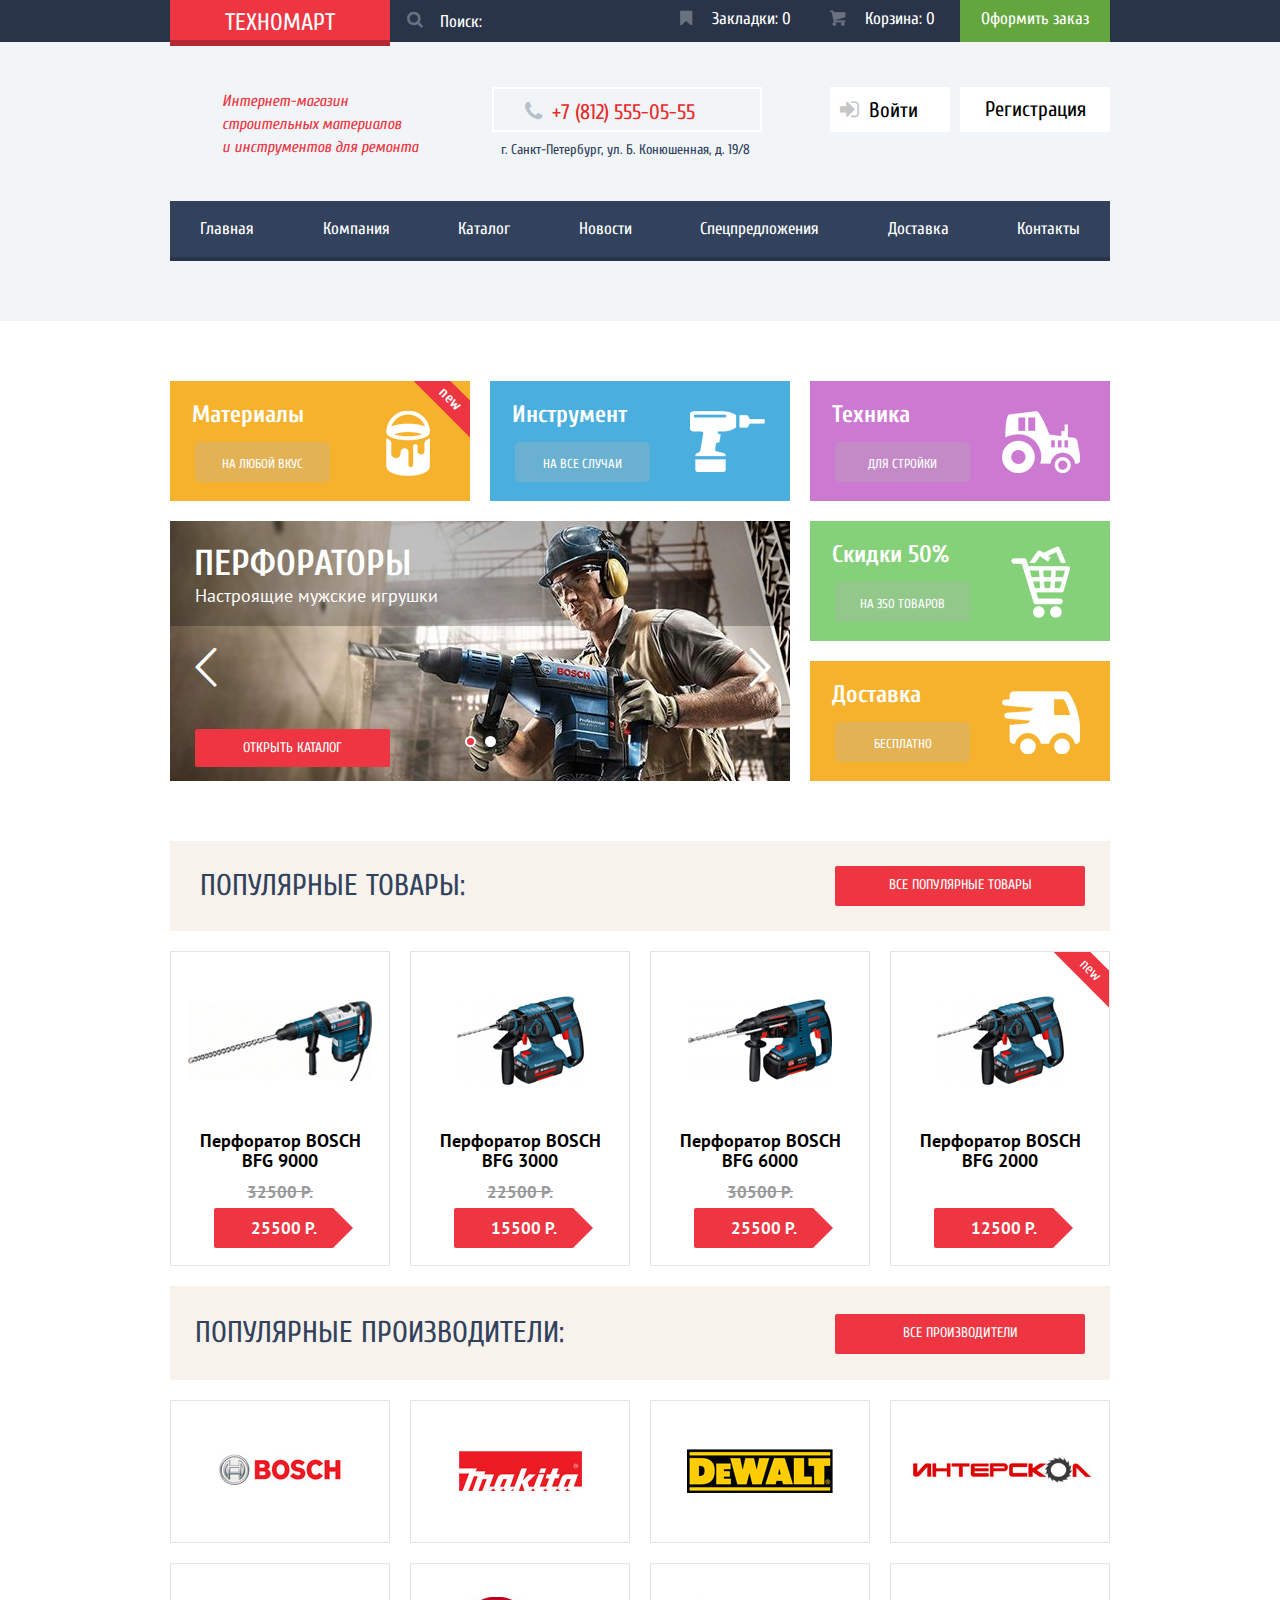
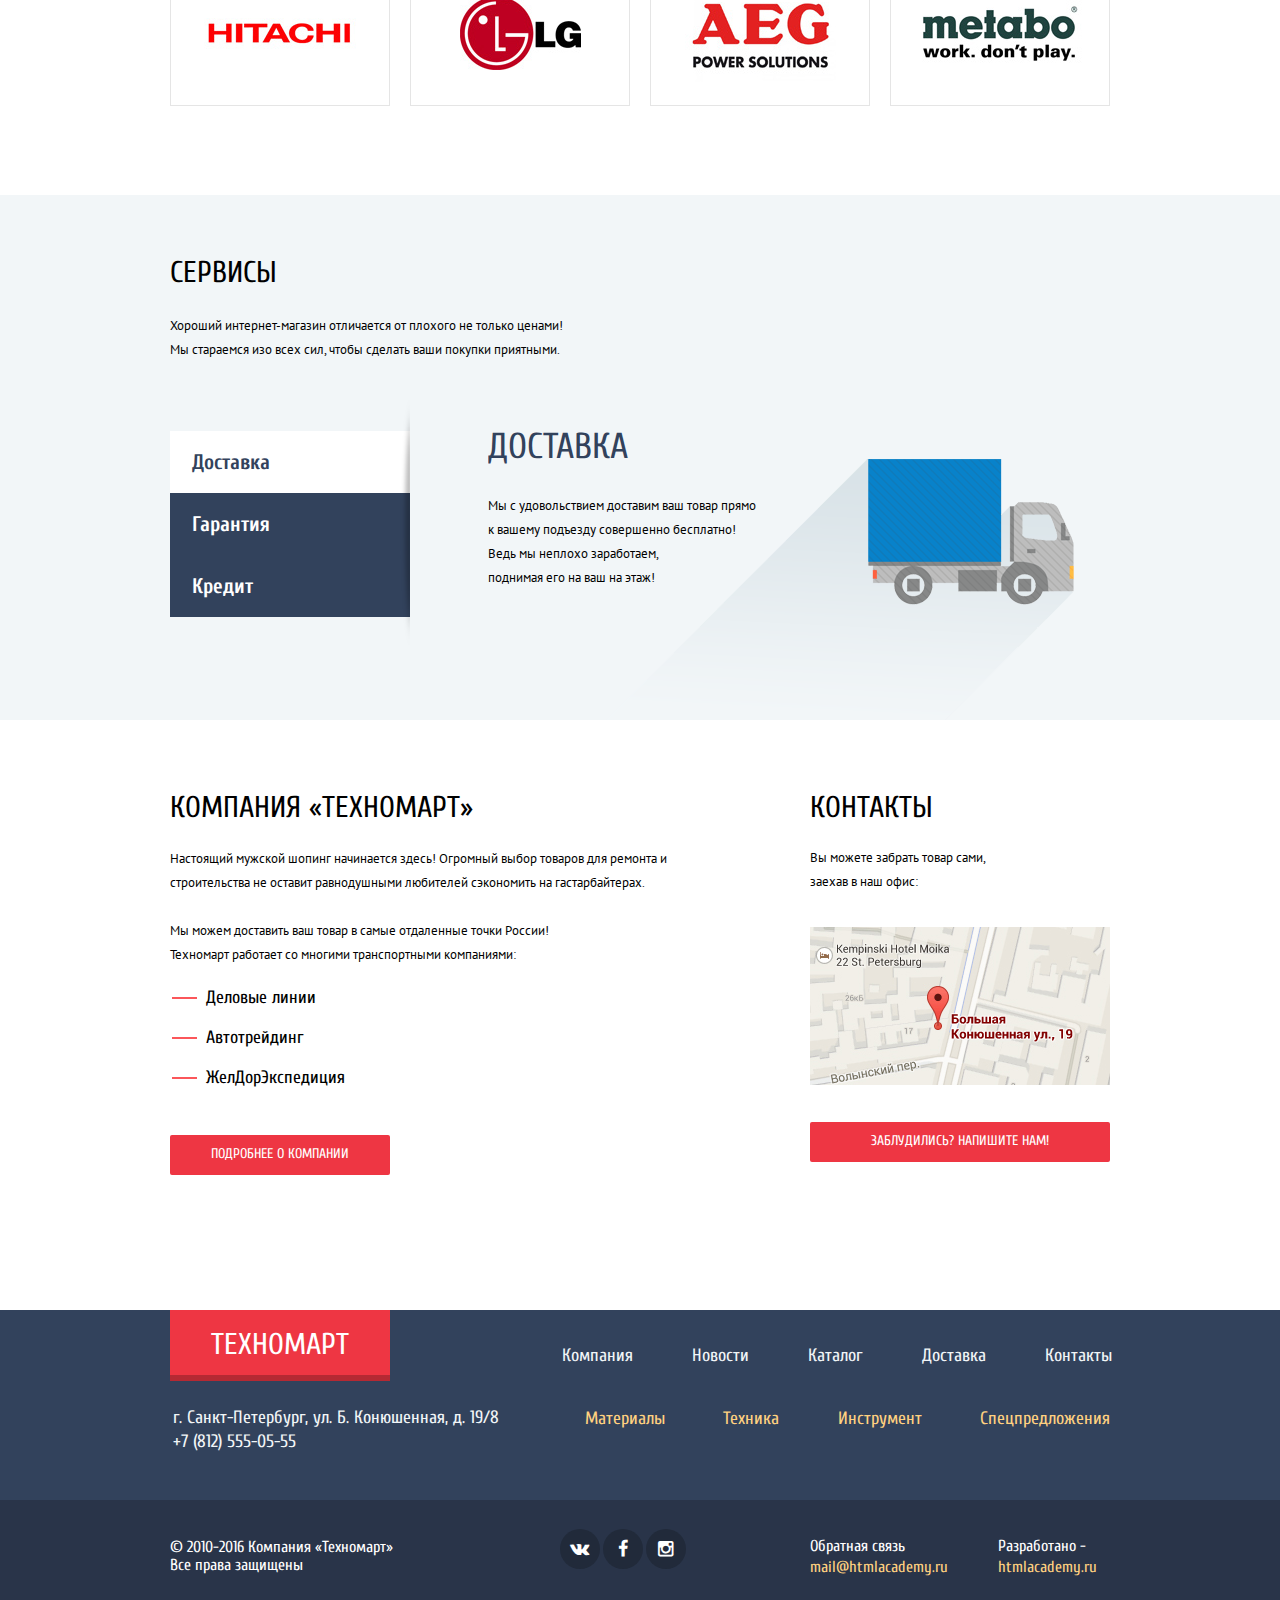
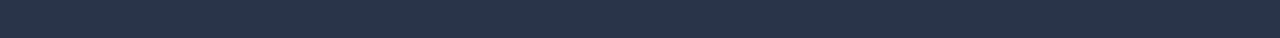
<file: index.html>
<!DOCTYPE html>
<html lang="ru">

  <head>
    <meta charset="utf-8">
    <title>Компания «Техномарт»</title>
    <link rel="stylesheet" href="css/normalize.min.css">
    <link href="https://fonts.googleapis.com/css?family=Cuprum:400,700,400italic&nbsp;subset=latin,cyrillic" rel="stylesheet" type="text/css">
    <link href="https://fonts.googleapis.com/css?family=PT+Sans:400,700&nbsp;subset=latin,cyrillic" rel="stylesheet" type="text/css">
    <link rel="stylesheet" href="css/style.min.css">
  </head>

  <body>
    <header class="main-header">
      <div class="header-top">
        <div class="header-top-container clearfix">
          <a href="index.html" class="logo">
            <h1>Техномарт</h1>
          </a>
          <form class="search clerfix" action="/echo" method="get">
            <input type="search" id="search" placeholder="Поиск:" class="search-input">
            <button id="search-submit" type="submit" class="search-btn icon-search"></button>
          </form>
          <a class="checkout">Оформить заказ</a>
          <a href="#" class="basket icon-basket">Корзина:
            <span>0</span>
          </a>
          <a href="#" class="bookmarks icon-bookmarks">Закладки:
            <span>0</span>
          </a>
        </div>
      </div>
      <div class="header-center clearfix">
        <span class="description">Интернет-магазин строительных материалов<br>и инструментов для ремонта</span>
        <div class="header-contacts">
          <div class="phone">
            <span class="icon-phone">+7 (812) 555-05-55</span>
          </div>
          <span class="adress">г. Санкт-Петербург, ул. Б. Конюшенная, д. 19/8</span>
        </div>
        <div class="login-in-container">
          <a href="#" class="login-in registration">Регистрация</a>
          <a href="#" class="icon-enter login-in enter">Войти</a>
        </div>
      </div>
      <nav class="header-bottom navigation">
        <ul>
          <li class="active">
            <a>Главная</a>
          </li>
          <li>
            <a href="#">Компания</a>
          </li>
          <li>
            <a href="catalog.html">Каталог</a>
          </li>
          <li>
            <a href="#">Новости</a>
          </li>
          <li>
            <a href="#">Спецпредложения</a>
          </li>
          <li>
            <a href="#">Доставка</a>
          </li>
          <li>
            <a href="#">Контакты</a>
          </li>
        </ul>
      </nav>
    </header>
    <main>
      <div class="main-container">
        <section class="main-content">
          <div class="option materials">
            <span class="new">new</span>
            <img src="img/paint-bucket.png" alt="Материалы" width="44" height="65">
            <span>Материалы</span>
            <a href="#">На любой вкус</a>
          </div>
          <div class="option tool">
            <img src="img/drill.png" alt="Инструмент" width="75" height="61">
            <span>Инструмент</span>
            <a href="#">На все случаи</a>
          </div>
          <div class="option technique">
            <img src="img/car-1.png" alt="Техника" width="78" height="62">
            <span>Техника</span>
            <a href="#">Для стройки</a>
          </div>
          <div class="slider">
            <input type="radio" name="slider" value="1" id="btn-1" checked>
            <input type="radio" name="slider" value="2" id="btn-2">
            <div class="slider-inner">
              <div class="slider-page slider-1">
                <img src="img/slider-1.jpg" alt="Изображение мужчины с перфоратором" width="620" height="266">
                <img src="img/slider-shadow-1.png" alt="тень первой картинки" width="620" height="105">
                <div class="slider-page-content">
                  <h2>Перфораторы</h2>
                  <span>Настроящие мужские игрушки</span>
                </div>
              </div>
              <div class="slider-page slider-2">
                <img src="img/slider-2.jpg" alt="Изображение мужчины с дрелью" width="620" height="266">
                <img src="img/slider-shadow-2.png" alt="тень второй картинки" width="620" height="105">
                <div class="slider-page-content">
                  <h2>Дрели</h2>
                  <span>Соседям на радость!</span>
                </div>
              </div>
            </div>
            <div class="slider-prevnext">
              <i class=" icon-prev"></i>
              <i class="icon-next"></i>
            </div>
            <a href="#" class="all-btns slider-cta">Открыть каталог</a>
            <div class="slider-pager-controls">
              <label for="btn-1"></label>
              <label for="btn-2"></label>
            </div>
          </div>
          <div class="option sales">
            <img src="img/basket.png" alt="Скидки" width="59" height="72">
            <span>Скидки 50%</span>
            <a href="#">На 350 товаров</a>
          </div>
          <div class="option delivery">
            <img src="img/car-2.png" alt="Доставка" width="78" height="63">
            <span>Доставка</span>
            <a href="#">Бесплатно</a>
          </div>
        </section>
        <section class="main-items">
          <div class="items-title clearfix">
            <h2>Популярные товары:</h2>
            <a href="#" class="all-btns">Все популярные товары</a>
          </div>
          <div class="list-of-items">
            <div class="item">
              <div class="item-top">
                <img src="img/bosch-9000.jpg" alt="Перфоратор BOSCH BFG 9000" class="bosch-9000" width="184" height="164">
                <div class="cta-btns">
                  <a href="cart.html" class="buy-btn icon-basket">Купить</a>
                  <button class="favorites-btn">В закладки</button>
                </div>
              </div>
              <div class="item-name">
                <span>Перфоратор BOSCH BFG 9000</span>
              </div>
              <div class="ex-price">
                <span>32500 Р.</span>
              </div>
              <div class="item-bottom">
                <a href="#" class="price">25500 Р.</a>
              </div>
            </div>
            <div class="item">
              <div class="item-top">
                <img src="img/bosch-3000.jpg" alt="Перфоратор BOSCH BFG 3000" class="bosch-3000" width="127" height="112">
                <div class="cta-btns">
                  <a href="cart.html" class="buy-btn icon-basket">Купить</a>
                  <button class="favorites-btn">В закладки</button>
                </div>
              </div>
              <div class="item-name">
                <span>Перфоратор BOSCH BFG 3000</span>
              </div>
              <div class="ex-price">
                <span>22500 Р.</span>
              </div>
              <div class="item-bottom">
                <a href="#" class="price">15500 Р.</a>
              </div>
            </div>
            <div class="item">
              <div class="item-top">
                <img src="img/bosch-6000.jpg" alt="Перфоратор BOSCH BFG 6000" class="bosch-6000" width="144" height="128">
                <div class="cta-btns">
                  <a href="cart.html" class="buy-btn icon-basket">Купить</a>
                  <button class="favorites-btn">В закладки</button>
                </div>
              </div>
              <div class="item-name">
                <span>Перфоратор BOSCH BFG 6000</span>
              </div>
              <div class="ex-price">
                <span>30500 Р.</span>
              </div>
              <div class="item-bottom">
                <a href="#" class="price">25500 Р.</a>
              </div>
            </div>
            <div class="item">
              <span class="new">new</span>
              <div class="item-top">
                <img src="img/bosch-2000.jpg" alt="Перфоратор BOSCH BFG 2000" class="bosch-2000" width="127" height="112">
                <div class="cta-btns">
                  <a href="cart.html" class="buy-btn icon-basket">Купить</a>
                  <button class="favorites-btn">В закладки</button>
                </div>
              </div>
              <div class="item-name">
                <span>Перфоратор BOSCH BFG 2000</span>
              </div>
              <div class="item-bottom">
                <a href="#" class="price">12500 Р.</a>
              </div>
            </div>
          </div>
        </section>
        <section class="brands">
          <div class="brands-title clearfix">
            <h2>Популярные производители:</h2>
            <a href="#" class="all-btns">Все производители</a>
          </div>
          <div class="list-of-brands">
            <a class="brand" href="#">
              <img src="img/brand-bosch.jpg" alt="Логотип Компании Bosch" width="126" height="37">
            </a>
            <a class="brand" href="#">
              <img src="img/brand-makita.jpg" alt="Логотип Компании Makita" width="123" height="40">
            </a>
            <a class="brand" href="#">
              <img src="img/brand-dewalt.jpg" alt="Логотип Компании Dewalt" width="146" height="44">
            </a>
            <a class="brand" href="#">
              <img src="img/brand-interskol.jpg" alt="Логотип Компании Интерскол" width="184" height="32">
            </a>
            <a class="brand" href="#">
              <img src="img/brand-hitachi.jpg" alt="Логотип Компании Hitachi" width="169" height="31">
            </a>
            <a class="brand" href="#">
              <img src="img/brand-lg.jpg" alt="Логотип Компании LG" width="121" height="73">
            </a>
            <a class="brand" href="#">
              <img src="img/brand-aeg.jpg" alt="Логотип Компании AEG" width="151" height="96">
            </a>
            <a class="brand" href="#">
              <img src="img/brand-metabo.jpg" alt="Логотип Компании Metabo" width="204" height="69">
            </a>
          </div>
        </section>
      </div>
    </main>
    <div class="content-container">
      <div class="content">
        <div class="services-title">
          <h2>Сервисы</h2>
          <p>Хороший интернет-магазин отличается от плохого не только ценами! Мы стараемся изо всех сил, чтобы сделать ваши покупки приятными.</p>
        </div>
        <div class="services">
          <div class="services-group-container">
            <div class="services-group">
              <ul>
                <li class="active">
                  <span>Доставка</span>
                </li>
                <li>
                  <span>Гарантия</span>
                </li>
                <li>
                  <span>Кредит</span>
                </li>
              </ul>
              <img src="img/shadow.png" alt="Тень" class="shadow" height="245" width="10">
            </div>
            <div class="service-info-container clearfix">
              <div class="delivery-bottom active service-info">
                <h2>Доставка</h2>
                <p>Мы с удовольствием доставим ваш товар прямо к вашему подъезду совершенно бесплатно! Ведь мы неплохо заработаем,<br>
                  поднимая его на ваш на этаж!</p>
              </div>
              <div class="warranty service-info">
                <h2>Гарантия</h2>
                <p>Если купленный у нас товар поломается или заискрит,<br>
                  а также в случае пожара, спровоцированного его возгоранием, вы всегда можете быть уверены в нашей гарантии. Мы обменяем сгоревший товар на новый.</p>
                <p>Дом уж восстановите как-нибудь сами</p>
              </div>
              <div class="credit service-info">
                <h2>Кредит</h2>
                <p>Залезть в долговую яму стало проще!</p>
                <p>Кредитные консультанты придут к вам на помощь</p>
                <button class="all-btns credit-btn">Отправить заявку</button>
              </div>
            </div>
          </div>
        </div>
      </div>
    </div>
    <div class="content-bottom clearfix">
      <div class="about-company">
        <h2>Компания &laquo;Техномарт&raquo;</h2>
        <p>Настоящий мужской шопинг начинается здесь! Огромный выбор товаров для ремонта и строительства не оставит равнодушными любителей сэкономить на гастарбайтерах.</p>
        <p class="small">Мы можем доставить ваш товар в самые отдаленные точки России! Техномарт работает со многими транспортными компаниями:</p>
        <ul>
          <li>Деловые линии</li>
          <li>Автотрейдинг</li>
          <li>ЖелДорЭкспедиция</li>
        </ul>
        <a href="#" class="all-btns about-company-btn">Подробнее о компании</a>
      </div>
      <div class="contacts">
        <h2>Контакты</h2>
        <p>Вы можете забрать товар сами, заехав в наш офис:</p>
        <a href="map.html"><img src="img/map.jpg" alt="Карта" width="300" height="158"></a>
        <a href="form.html" class="all-btns feedback-btn">Заблудились? Напишите нам!</a>
      </div>
    </div>
    <div class="map-popup">
      <div class="map-container"></div>
      <button class="exit-btn"><img src="img/cross.png" alt="Выйти" width="21" height="21"></button>
    </div>
    <div class="cta-window">
      <div class="cta-window-top">
        <button class="exit-btn"><img src="img/cross.png" alt="Выйти" width="21" height="21"></button>
        <span>Товар добавлен в корзину!</span>
      </div>
      <div class="cta-window-bottom">
        <button class="all-btns checkout-btn">Оформить заказ</button>
        <button class="continue-btn">Продолжить покупки</button>
      </div>
    </div>
    <div class="hidden-form">
      <button class="exit-btn"><img src="img/cross.png" alt="Выйти" width="21" height="21"></button>
      <form>
        <div class="form-zone">
          <div class="form-table">
            <div class="form-table-cell">
              <label for="name">Ваше имя:</label>
              <input type="text" id="name" placeholder="Представьтесь, пожалуйста">
            </div>
            <div class="form-table-cell">
              <label for="email">Ваш e-mail:</label>
              <input type="email" id="email" placeholder="Для отправки ответа">
            </div>
          </div>
          <div class="form-text">
            <p>Текст письма:</p>
            <textarea placeholder="В свободной форме" rows="6"></textarea>
          </div>
        </div>
        <div class="submit-zone">
          <button class="all-btns">Отправить</button>
        </div>
      </form>
    </div>
    <footer>
      <div class="footer-top-container clearfix">
        <div class="footer-top">
          <div class="logo-contacts-container">
            <div class="logo">
              <span>Техномарт</span>
            </div>
            <div class="footer-top-contacts">
              <p>
                г. Санкт-Петербург, ул. Б. Конюшенная, д. 19/8
                <br>
                +7 (812) 555-05-55
              </p>
            </div>
          </div>
          <div class="footer-navigation">
            <div class="navigation-top">
              <ul>
                <li>
                  <a href="#">Компания</a>
                </li>
                <li>
                  <a href="#">Новости</a>
                </li>
                <li>
                  <a href="#">Каталог</a>
                </li>
                <li>
                  <a href="#">Доставка</a>
                </li>
                <li>
                  <a href="#">Контакты</a>
                </li>
              </ul>
            </div>
            <div class="navigation-bottom">
              <ul>
                <li>
                  <a href="#">Материалы</a>
                </li>
                <li>
                  <a href="#">Техника</a>
                </li>
                <li>
                  <a href="#">Инструмент</a>
                </li>
                <li>
                  <a href="#">Спецпредложения</a>
                </li>
              </ul>
            </div>
          </div>
        </div>
      </div>
      <div class="footer-bottom-container">
        <div class="footer-bottom claerfix">
          <div class="footer-company-name">
            <p>&copy; 2010-2016 Компания &laquo;Техномарт&raquo;</p>
            <p>Все права защищены</p>
          </div>
          <div class="footer-bottom-contacts">
            <div class="footer-website">
              <p>Разработано -</p>
              <a href="http://htmlacademy.ru">htmlacademy.ru</a>
            </div>
            <div class="footer-mail">
              <p>Обратная связь</p>
              <a href="mailto:mail@htmlacademy.ru">mail@htmlacademy.ru</a>
            </div>
          </div>
          <div class="footer-social">
            <a class="social-btn social-btn-vk icon-vk" href="#"></a>
            <a class="social-btn social-btn-fb icon-fb" href="#"></a>
            <a class="social-btn social-btn-inst icon-inst" href="#"></a>
          </div>
        </div>
      </div>
    </footer>
    <script src="http://api-maps.yandex.ru/2.1/?lang=ru_RU"></script>
    <script type="text/javascript" src="js/script.min.js"></script>
  </body>

</html>
</file>
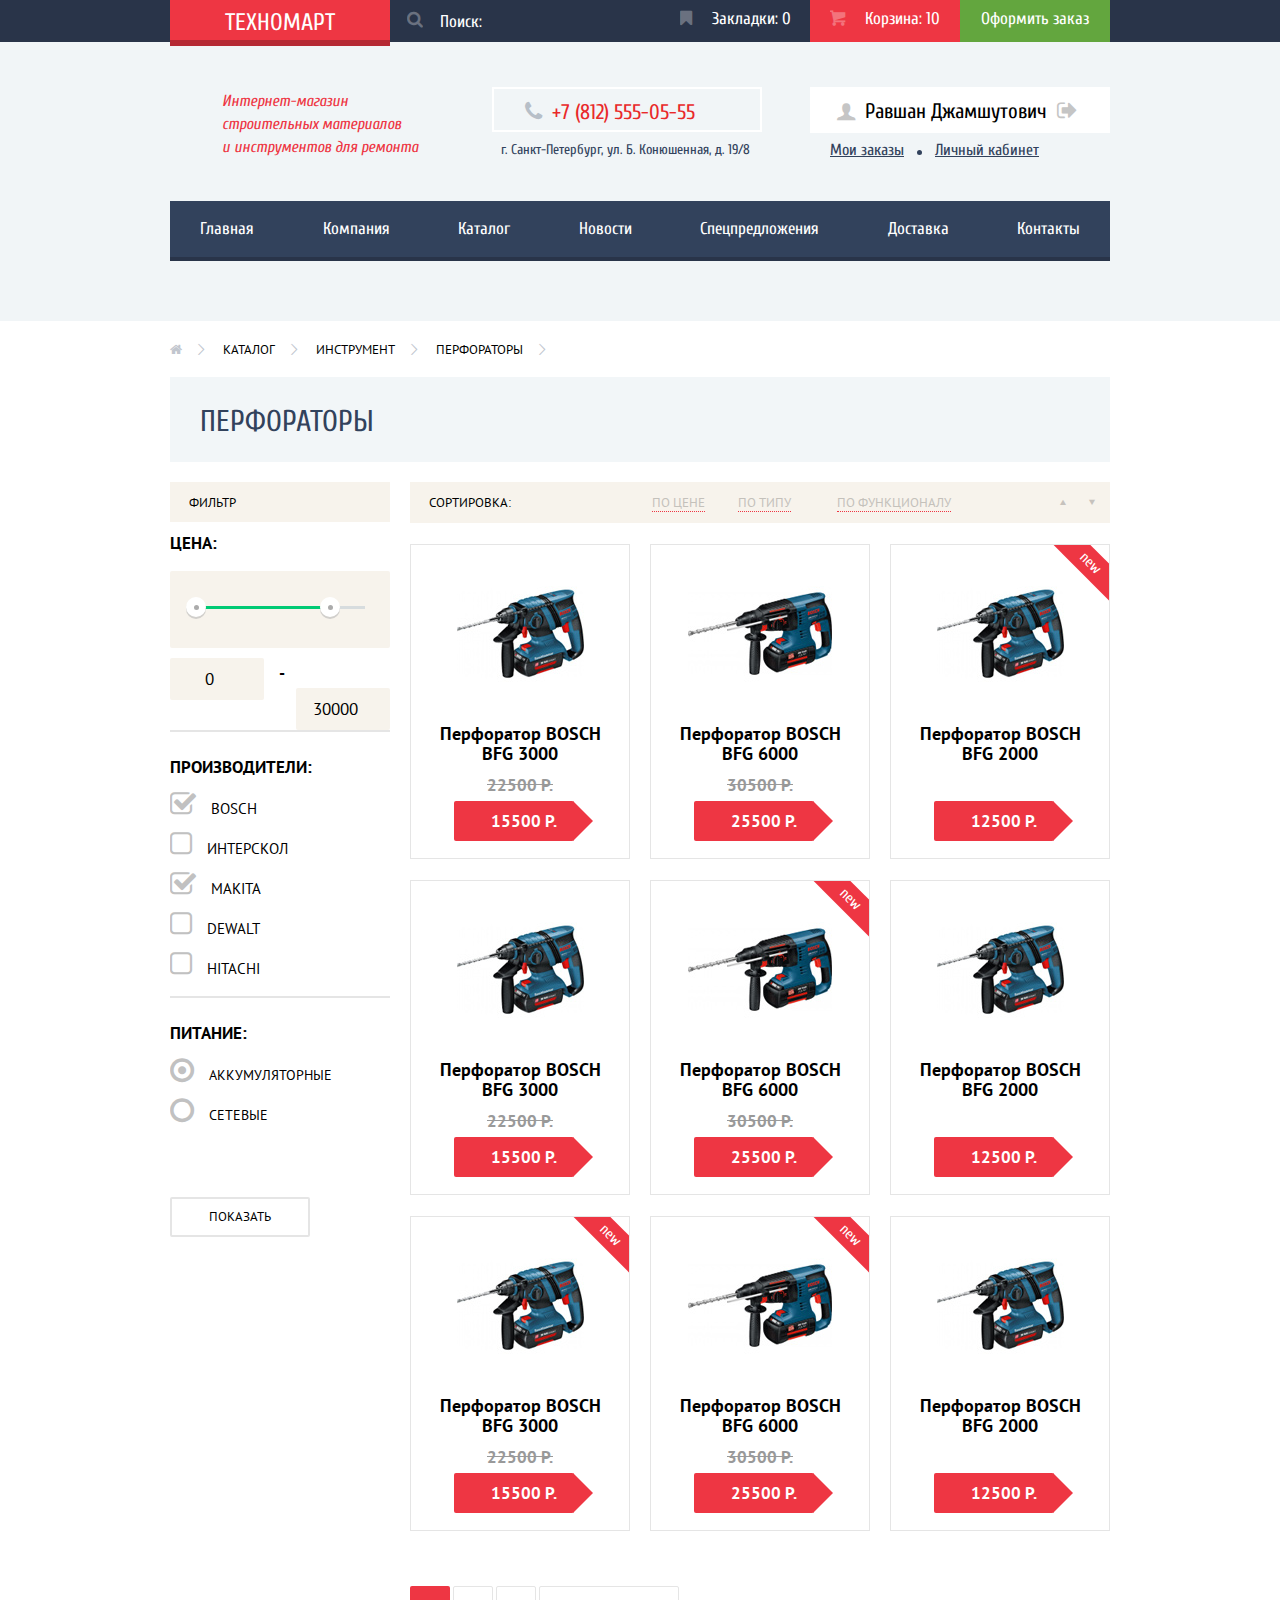
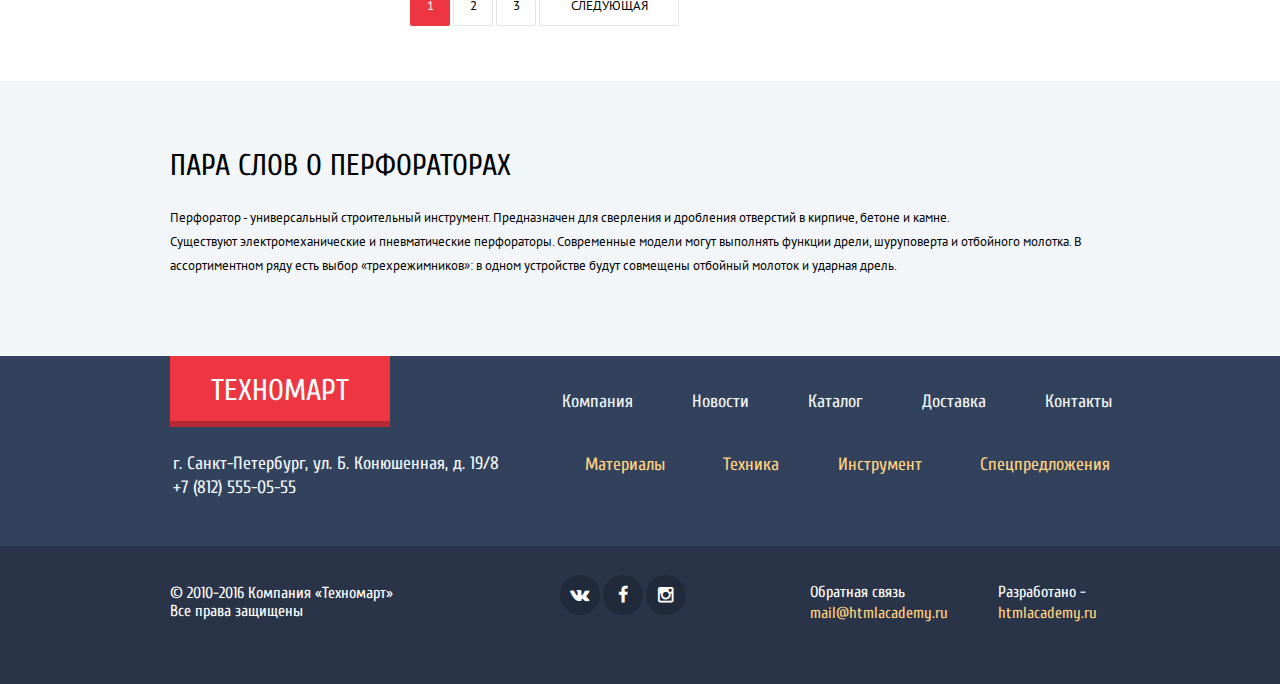
<file: catalog.html>
<!DOCTYPE html>
<html lang="ru">

  <head>
    <meta charset="utf-8">
    <title>Каталог | Компания «Техномарт»</title>
    <link rel="stylesheet" href="css/normalize.min.css">
    <link href="https://fonts.googleapis.com/css?family=Cuprum:400,700,400italic&nbsp;subset=latin,cyrillic" rel="stylesheet" type="text/css">
    <link href="https://fonts.googleapis.com/css?family=PT+Sans:400,700&nbsp;subset=latin,cyrillic" rel="stylesheet" type="text/css">
    <link rel="stylesheet" href="css/style.min.css">
  </head>

  <body>
    <header class="header-catalog">
      <div class="header-top">
        <div class="header-top-container clearfix">
          <a href="index.html" class="logo">
            <h1>Техномарт</h1>
          </a>
          <form class="search clerfix" action="/echo" method="get">
            <input type="search" id="search" placeholder="Поиск:" class="search-input">
            <button id="search-submit" type="submit" class="search-btn icon-search"></button>
          </form>
          <a class="checkout">Оформить заказ</a>
          <a href="#" class="basket basket-catalog icon-basket">Корзина:
            <span>10</span>
          </a>
          <a href="#" class="bookmarks icon-bookmarks">Закладки:
            <span>0</span>
          </a>
        </div>
      </div>
      <div class="header-center clearfix">
        <span class="description">Интернет-магазин строительных материалов<br>и инструментов для ремонта</span>
        <div class="header-contacts">
          <div class="phone">
            <span class="icon-phone">+7 (812) 555-05-55</span>
          </div>
          <span class="adress">г. Санкт-Петербург, ул. Б. Конюшенная, д. 19/8</span>
        </div>
        <div class="personal-area clearfix">
          <div class="profile">
            <a href="#" class="name icon-login-in icon-login-out">Равшан Джамшутович</a>
          </div>
          <div class="under-personal-area">
            <a href="#">Мои заказы</a>
            <span class="dot"></span>
            <a href="#">Личный кабинет</a>
          </div>
        </div>
      </div>
      <nav class=" header-bottom navigation">
        <ul>
          <li>
            <a href="index.html">Главная</a>
          </li>
          <li>
            <a href="#">Компания</a>
          </li>
          <li class="active">
            <a>Каталог</a>
          </li>
          <li>
            <a href="#">Новости</a>
          </li>
          <li>
            <a href="#">Спецпредложения</a>
          </li>
          <li>
            <a href="#">Доставка</a>
          </li>
          <li>
            <a href="#">Контакты</a>
          </li>
        </ul>
      </nav>
    </header>
    <main>
      <div class="catalog-container">
        <div class="catalog-breadcrumbs">
          <ul>
            <li>
              <a href="#" class="icon-home icon-breadcrumbs"></a>
            </li>
            <li>
              <a href="#" class="icon-breadcrumbs">Каталог</a>
            </li>
            <li>
              <a href="#" class="icon-breadcrumbs">Инструмент</a>
            </li>
            <li>
              <span class="icon-breadcrumbs">Перфораторы</span>
            </li>
          </ul>
        </div>
        <div class="catalog-title clearfix">
          <h2>Перфораторы</h2>
        </div>
        <div class="main-catalog-container clearfix">
          <form class="filter-catalog">
            <div class="filter-name">
              <span>Фильтр</span>
            </div>
            <div class="filter-price">
              <span>Цена:</span>
              <div class="price-range">
                <div class="range-line">
                  <div class="range-line-inner"></div>
                </div>
                <div class="range-min"></div>
                <div class="range-max"></div>
              </div>
              <div class="price-number">
                <input type="number" class="price-min" value="0">
                <span>-</span>
                <input type="number" class="price-max" value="30000">
              </div>
            </div>
            <div class="filter-manufacture">
              <span>Производители:</span>
              <ul>
                <li>
                  <input type="checkbox" id="bosch" class="input-manufacture" checked>
                  <label for="bosch">Bosch</label>
                </li>
                <li>
                  <input type="checkbox" id="interskol" class="input-manufacture">
                  <label for="interskol">Интерскол</label>
                </li>
                <li>
                  <input type="checkbox" id="makita" class="input-manufacture" checked>
                  <label for="makita">Makita</label>
                </li>
                <li>
                  <input type="checkbox" class="input-manufacture" id="dewalt">
                  <label for="dewalt">Dewalt</label>
                </li>
                <li>
                  <input type="checkbox" class="input-manufacture" id="hitachi">
                  <label for="hitachi">Hitachi</label>
                </li>
              </ul>
            </div>
            <div class="filter-power">
              <span>Питание:</span>
              <ul>
                <li>
                  <input type="radio" id="battery" name="power" class="input-power" checked>
                  <label for="battery">Аккумуляторные</label>
                </li>
                <li>
                  <input type="radio" id="network" name="power" class="input-power">
                  <label for="network">Сетевые</label>
                </li>
              </ul>
            </div>
            <button class="btn submit-btn">Показать</button>
          </form>
          <div class="items-container">
            <div class="sort">
              <span>Сортировка:</span>
              <div class="sort-btns">
                <div class="sort-price">
                  <button class="btn-price active">По цене</button>
                </div>
                <div class="sort-type">
                  <button class="btn-type">По типу</button>
                </div>
                <div class="sort-functional">
                  <button class="btn-functional">По функционалу</button>
                </div>
              </div>
              <div class="ascending-descending">
                <button class="icon-ascending btn-ascending"></button>
                <button class="icon-descending btn-descending"></button>
              </div>
            </div>
            <div class="catalog-items">
              <div class="item">
                <div class="item-top">
                  <img src="img/bosch-3000.jpg" alt="Перфоратор BOSCH BFG 3000" class="bosch-3000" width="127" height="112">
                  <div class="cta-btns">
                    <a href="cart.html" class="buy-btn icon-basket">Купить</a>
                    <button class="favorites-btn">В закладки</button>
                  </div>
                </div>
                <div class="item-name">
                  <span>Перфоратор BOSCH BFG 3000</span>
                </div>
                <div class="ex-price">
                  <span>22500 Р.</span>
                </div>
                <div class="item-bottom">
                  <a href="#" class="price">15500 Р.</a>
                </div>
              </div>
              <div class="item">
                <div class="item-top">
                  <img src="img/bosch-6000.jpg" alt="Перфоратор BOSCH BFG 6000" class="bosch-6000" width="144" height="128">
                  <div class="cta-btns">
                    <a href="cart.html" class="buy-btn icon-basket">Купить</a>
                    <button class="favorites-btn">В закладки</button>
                  </div>
                </div>
                <div class="item-name">
                  <span>Перфоратор BOSCH BFG 6000</span>
                </div>
                <div class="ex-price">
                  <span>30500 Р.</span>
                </div>
                <div class="item-bottom">
                  <a href="#" class="price">25500 Р.</a>
                </div>
              </div>
              <div class="item">
                <span class="new">new</span>
                <div class="item-top">
                  <img src="img/bosch-2000.jpg" alt="Перфоратор BOSCH BFG 2000" class="bosch-2000" width="127" height="112">
                  <div class="cta-btns">
                    <a href="cart.html" class="buy-btn icon-basket">Купить</a>
                    <button class="favorites-btn">В закладки</button>
                  </div>
                </div>
                <div class="item-name">
                  <span>Перфоратор BOSCH BFG 2000</span>
                </div>
                <div class="ex-price">
                  <span></span>
                </div>
                <div class="item-bottom">
                  <a href="#" class="price">12500 Р.</a>
                </div>
              </div>
              <div class="item">
                <div class="item-top">
                  <img src="img/bosch-3000.jpg" alt="Перфоратор BOSCH BFG 3000" class="bosch-3000" width="127" height="112">
                  <div class="cta-btns">
                    <a href="cart.html" class="buy-btn icon-basket">Купить</a>
                    <button class="favorites-btn">В закладки</button>
                  </div>

                </div>
                <div class="item-name">
                  <span>Перфоратор BOSCH BFG 3000</span>
                </div>

                <div class="ex-price">
                  <span>22500 Р.</span>
                </div>
                <div class="item-bottom">
                  <a href="#" class="price">15500 Р.</a>
                </div>
              </div>
              <div class="item">
                <span class="new">new</span>
                <div class="item-top">
                  <img src="img/bosch-6000.jpg" alt="Перфоратор BOSCH BFG 6000" class="bosch-6000" width="144" height="128">
                  <div class="cta-btns">
                    <a href="cart.html" class="buy-btn icon-basket">Купить</a>
                    <button class="favorites-btn">В закладки</button>
                  </div>

                </div>
                <div class="item-name">
                  <span>Перфоратор BOSCH BFG 6000</span>
                </div>
                <div class="ex-price">
                  <span>30500 Р.</span>
                </div>
                <div class="item-bottom">
                  <a href="#" class="price">25500 Р.</a>
                </div>
              </div>
              <div class="item">
                <div class="item-top">
                  <img src="img/bosch-2000.jpg" alt="Перфоратор BOSCH BFG 2000" class="bosch-2000" width="127" height="112">
                  <div class="cta-btns">
                    <a href="cart.html" class="buy-btn icon-basket">Купить</a>
                    <button class="favorites-btn">В закладки</button>
                  </div>

                </div>
                <div class="item-name">
                  <span>Перфоратор BOSCH BFG 2000</span>
                </div>
                <div class="ex-price">
                  <span></span>
                </div>
                <div class="item-bottom">
                  <a href="#" class="price">12500 Р.</a>
                </div>
              </div>
              <div class="item">
                <span class="new">new</span>
                <div class="item-top">
                  <img src="img/bosch-3000.jpg" alt="Перфоратор BOSCH BFG 3000" class="bosch-3000" width="127" height="112">
                  <div class="cta-btns">
                    <a href="cart.html" class="buy-btn icon-basket">Купить</a>
                    <button class="favorites-btn">В закладки</button>
                  </div>
                </div>
                <div class="item-name">
                  <span>Перфоратор BOSCH BFG 3000</span>
                </div>
                <div class="ex-price">
                  <span>22500 Р.</span>
                </div>
                <div class="item-bottom">
                  <a href="#" class="price">15500 Р.</a>
                </div>
              </div>
              <div class="item">
                <span class="new">new</span>
                <div class="item-top">
                  <img src="img/bosch-6000.jpg" alt="Перфоратор BOSCH BFG 6000" class="bosch-6000" width="144" height="128">
                  <div class="cta-btns">
                    <a href="cart.html" class="buy-btn icon-basket">Купить</a>
                    <button class="favorites-btn">В закладки</button>
                  </div>

                </div>
                <div class="item-name">
                  <span>Перфоратор BOSCH BFG 6000</span>
                </div>
                <div class="ex-price">
                  <span>30500 Р.</span>
                </div>
                <div class="item-bottom">
                  <a href="#" class="price">25500 Р.</a>
                </div>
              </div>
              <div class="item">
                <div class="item-top">
                  <img src="img/bosch-2000.jpg" alt="Перфоратор BOSCH BFG 2000" class="bosch-2000" width="127" height="112">
                  <div class="cta-btns">
                    <a href="cart.html" class="buy-btn icon-basket">Купить</a>
                    <button class="favorites-btn">В закладки</button>
                  </div>

                </div>
                <div class="item-name">
                  <span>Перфоратор BOSCH BFG 2000</span>
                </div>
                <div class="ex-price">
                  <span></span>
                </div>
                <div class="item-bottom">
                  <a href="#" class="price">12500 Р.</a>
                </div>
              </div>
              <div class="pager">
                <span class="active">1</span>
                <a href="#">2</a>
                <a href="#">3</a>
                <a href="#">Следующая</a>
              </div>
            </div>
          </div>
        </div>
      </div>
      <div class="cta-window">
        <div class="cta-window-top">
          <button class="exit-btn"><img src="img/cross.png" alt="Выйти" width="21" height="21"></button>
          <span>Товар добавлен в корзину!</span>
        </div>
        <div class="cta-window-bottom">
          <button class="all-btns checkout-btn">Оформить заказ</button>
          <button class="continue-btn">Продолжить покупки</button>
        </div>
      </div>
    </main>
    <div class="description-container">
      <div class="description">
        <h2>Пара слов о перфораторах</h2>
        <p>Перфоратор - универсальный строительный инструмент. Предназначен для сверления и дробления отверстий в кирпиче, бетоне и камне.</p>
        <p>Существуют электромеханические и пневматические перфораторы. Современные модели могут выполнять функции дрели, шуруповерта и отбойного молотка. В ассортиментном ряду есть выбор &laquo;трехрежимников&raquo;: в одном устройстве будут совмещены
          отбойный молоток и ударная дрель.</p>
      </div>
    </div>
    <footer>
      <div class="footer-top-container clearfix">
        <div class="footer-top">
          <div class="logo-contacts-container">
            <div class="logo">
              <span>Техномарт</span>
            </div>
            <div class="footer-top-contacts">
              <p>
                г. Санкт-Петербург, ул. Б. Конюшенная, д. 19/8
                <br>
                +7 (812) 555-05-55
              </p>
            </div>
          </div>
          <div class="footer-navigation">
            <div class="navigation-top">
              <ul>
                <li>
                  <a href="#">Компания</a>
                </li>
                <li>
                  <a href="#">Новости</a>
                </li>
                <li>
                  <a href="#">Каталог</a>
                </li>
                <li>
                  <a href="#">Доставка</a>
                </li>
                <li>
                  <a href="#">Контакты</a>
                </li>
              </ul>
            </div>
            <div class="navigation-bottom">
              <ul>
                <li>
                  <a href="#">Материалы</a>
                </li>
                <li>
                  <a href="#">Техника</a>
                </li>
                <li>
                  <a href="#">Инструмент</a>
                </li>
                <li>
                  <a href="#">Спецпредложения</a>
                </li>
              </ul>
            </div>
          </div>
        </div>
      </div>
      <div class="footer-bottom-container">
        <div class="footer-bottom clearfix">
          <div class="footer-company-name">
            <p>&copy; 2010-2016 Компания &laquo;Техномарт&raquo;</p>
            <p>Все права защищены</p>
          </div>
          <div class="footer-bottom-contacts">
            <div class="footer-website">
              <p>Разработано -</p>
              <a href="http://htmlacademy.ru">htmlacademy.ru</a>
            </div>
            <div class="footer-mail">
              <p>Обратная связь</p>
              <a href="mailto:mail@htmlacademy.ru">mail@htmlacademy.ru</a>
            </div>
          </div>
          <div class="footer-social">
            <a class="social-btn social-btn-vk icon-vk" href="#"></a>
            <a class="social-btn social-btn-fb icon-fb" href="#"></a>
            <a class="social-btn social-btn-inst icon-inst" href="#"></a>
          </div>
        </div>
      </div>
    </footer>
    <script type="text/javascript" src="js/script.min.js"></script>
  </body>

</html>
</file>
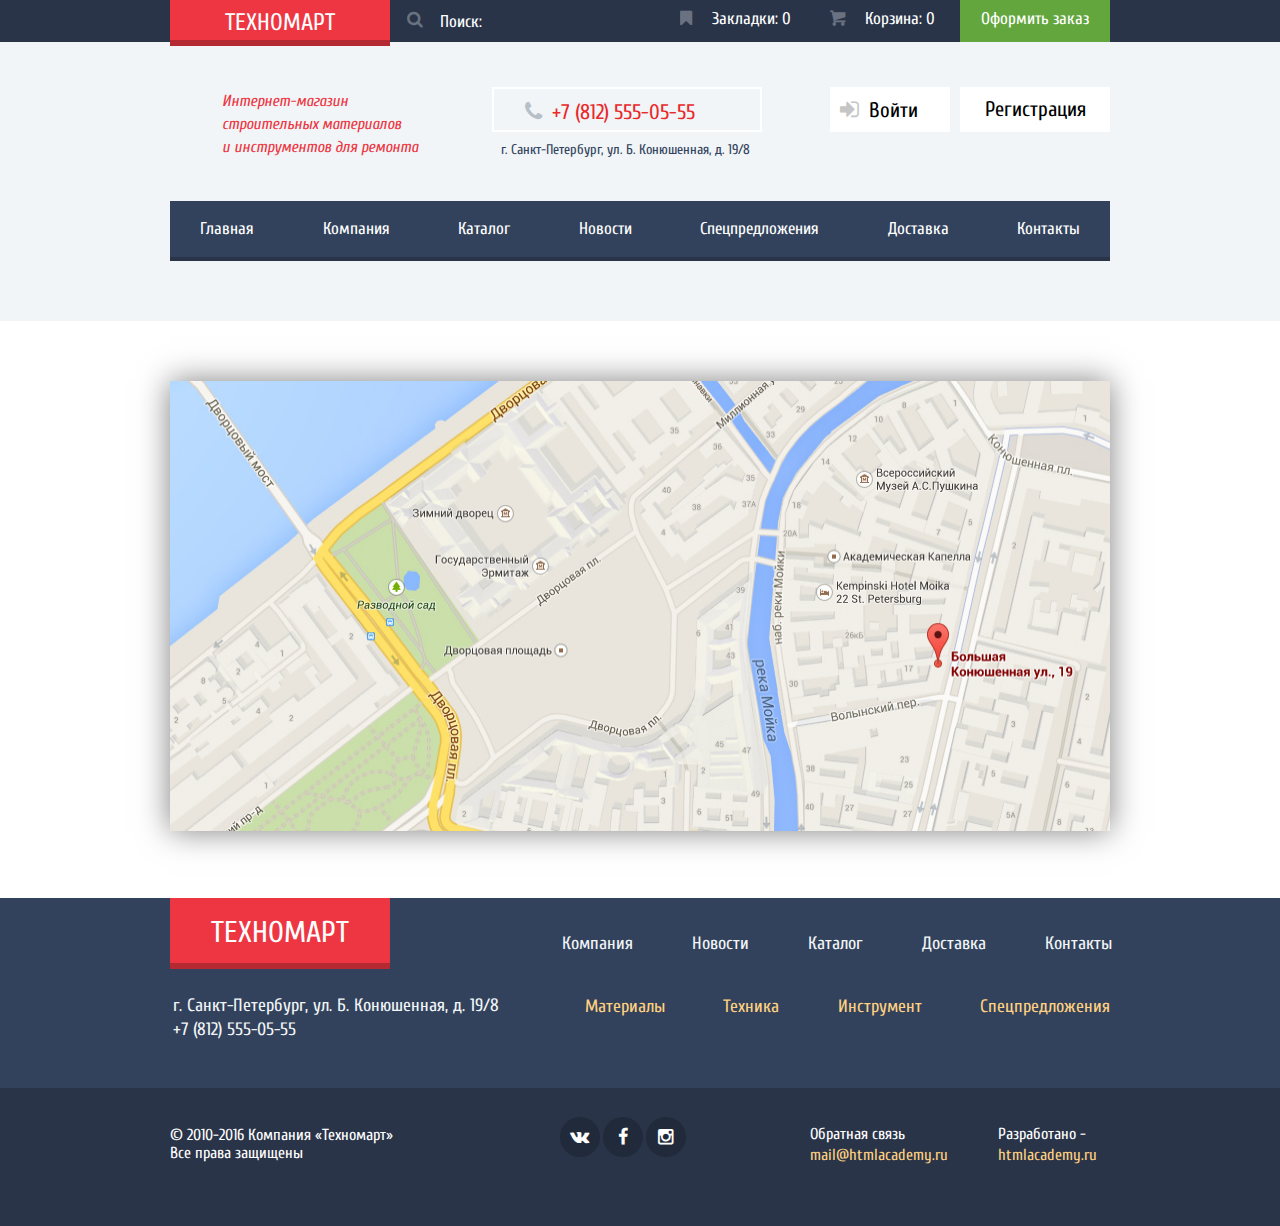
<file: map.html>
<!DOCTYPE html>
<html lang="ru">

  <head>
    <meta charset="utf-8">
    <title>Компания «Техномарт»</title>
    <link rel="stylesheet" href="css/normalize.min.css">
    <link href="https://fonts.googleapis.com/css?family=Cuprum:400,700,400italic&nbsp;subset=latin,cyrillic" rel="stylesheet" type="text/css">
    <link href="https://fonts.googleapis.com/css?family=PT+Sans:400,700&nbsp;subset=latin,cyrillic" rel="stylesheet" type="text/css">
    <link rel="stylesheet" href="css/style.min.css">
  </head>

  <body>
    <header class="main-header">
      <div class="header-top">
        <div class="header-top-container clearfix">
          <a href="index.html" class="logo">
            <h1>Техномарт</h1>
          </a>
          <form class="search clerfix" action="/echo" method="get">
            <input type="search" id="search" placeholder="Поиск:" class="search-input">
            <button id="search-submit" type="submit" class="search-btn icon-search"></button>
          </form>
          <a class="checkout">Оформить заказ</a>
          <a href="#" class="basket icon-basket">Корзина:
            <span>0</span>
          </a>
          <a href="#" class="bookmarks icon-bookmarks">Закладки:
            <span>0</span>
          </a>
        </div>
      </div>
      <div class="header-center clearfix">
        <span class="description">Интернет-магазин строительных материалов<br>и инструментов для ремонта</span>
        <div class="header-contacts">
          <div class="phone">
            <span class="icon-phone">+7 (812) 555-05-55</span>
          </div>
          <span class="adress">г. Санкт-Петербург, ул. Б. Конюшенная, д. 19/8</span>
        </div>
        <div class="login-in-container">
          <a href="#" class="login-in registration">Регистрация</a>
          <a href="#" class="icon-enter login-in enter">Войти</a>
        </div>
      </div>
      <nav class="header-bottom navigation">
        <ul>
          <li class="active">
            <a>Главная</a>
          </li>
          <li>
            <a href="#">Компания</a>
          </li>
          <li>
            <a href="catalog.html">Каталог</a>
          </li>
          <li>
            <a href="#">Новости</a>
          </li>
          <li>
            <a href="#">Спецпредложения</a>
          </li>
          <li>
            <a href="#">Доставка</a>
          </li>
          <li>
            <a href="#">Контакты</a>
          </li>
        </ul>
      </nav>
    </header>
    <main>
      <div class="map-popup-showed">
        <img src="img/map-popup.jpg" alt="Большая карта" width="940" height="450">
      </div>
    </main>

    <footer>
      <div class="footer-top-container clearfix">
        <div class="footer-top">
          <div class="logo-contacts-container">
            <div class="logo">
              <span>Техномарт</span>
            </div>
            <div class="footer-top-contacts">
              <p>
                г. Санкт-Петербург, ул. Б. Конюшенная, д. 19/8
                <br>
                +7 (812) 555-05-55
              </p>
            </div>
          </div>
          <div class="footer-navigation">
            <div class="navigation-top">
              <ul>
                <li>
                  <a href="#">Компания</a>
                </li>
                <li>
                  <a href="#">Новости</a>
                </li>
                <li>
                  <a href="#">Каталог</a>
                </li>
                <li>
                  <a href="#">Доставка</a>
                </li>
                <li>
                  <a href="#">Контакты</a>
                </li>
              </ul>
            </div>
            <div class="navigation-bottom">
              <ul>
                <li>
                  <a href="#">Материалы</a>
                </li>
                <li>
                  <a href="#">Техника</a>
                </li>
                <li>
                  <a href="#">Инструмент</a>
                </li>
                <li>
                  <a href="#">Спецпредложения</a>
                </li>
              </ul>
            </div>
          </div>
        </div>
      </div>
      <div class="footer-bottom-container">
        <div class="footer-bottom claerfix">
          <div class="footer-company-name">
            <p>&copy; 2010-2016 Компания &laquo;Техномарт&raquo;</p>
            <p>Все права защищены</p>
          </div>
          <div class="footer-bottom-contacts">
            <div class="footer-website">
              <p>Разработано -</p>
              <a href="http://htmlacademy.ru">htmlacademy.ru</a>
            </div>
            <div class="footer-mail">
              <p>Обратная связь</p>
              <a href="mailto:mail@htmlacademy.ru">mail@htmlacademy.ru</a>
            </div>
          </div>
          <div class="footer-social">
            <a class="social-btn social-btn-vk icon-vk" href="#"></a>
            <a class="social-btn social-btn-fb icon-fb" href="#"></a>
            <a class="social-btn social-btn-inst icon-inst" href="#"></a>
          </div>
        </div>
      </div>
    </footer>
  </body>
</file>
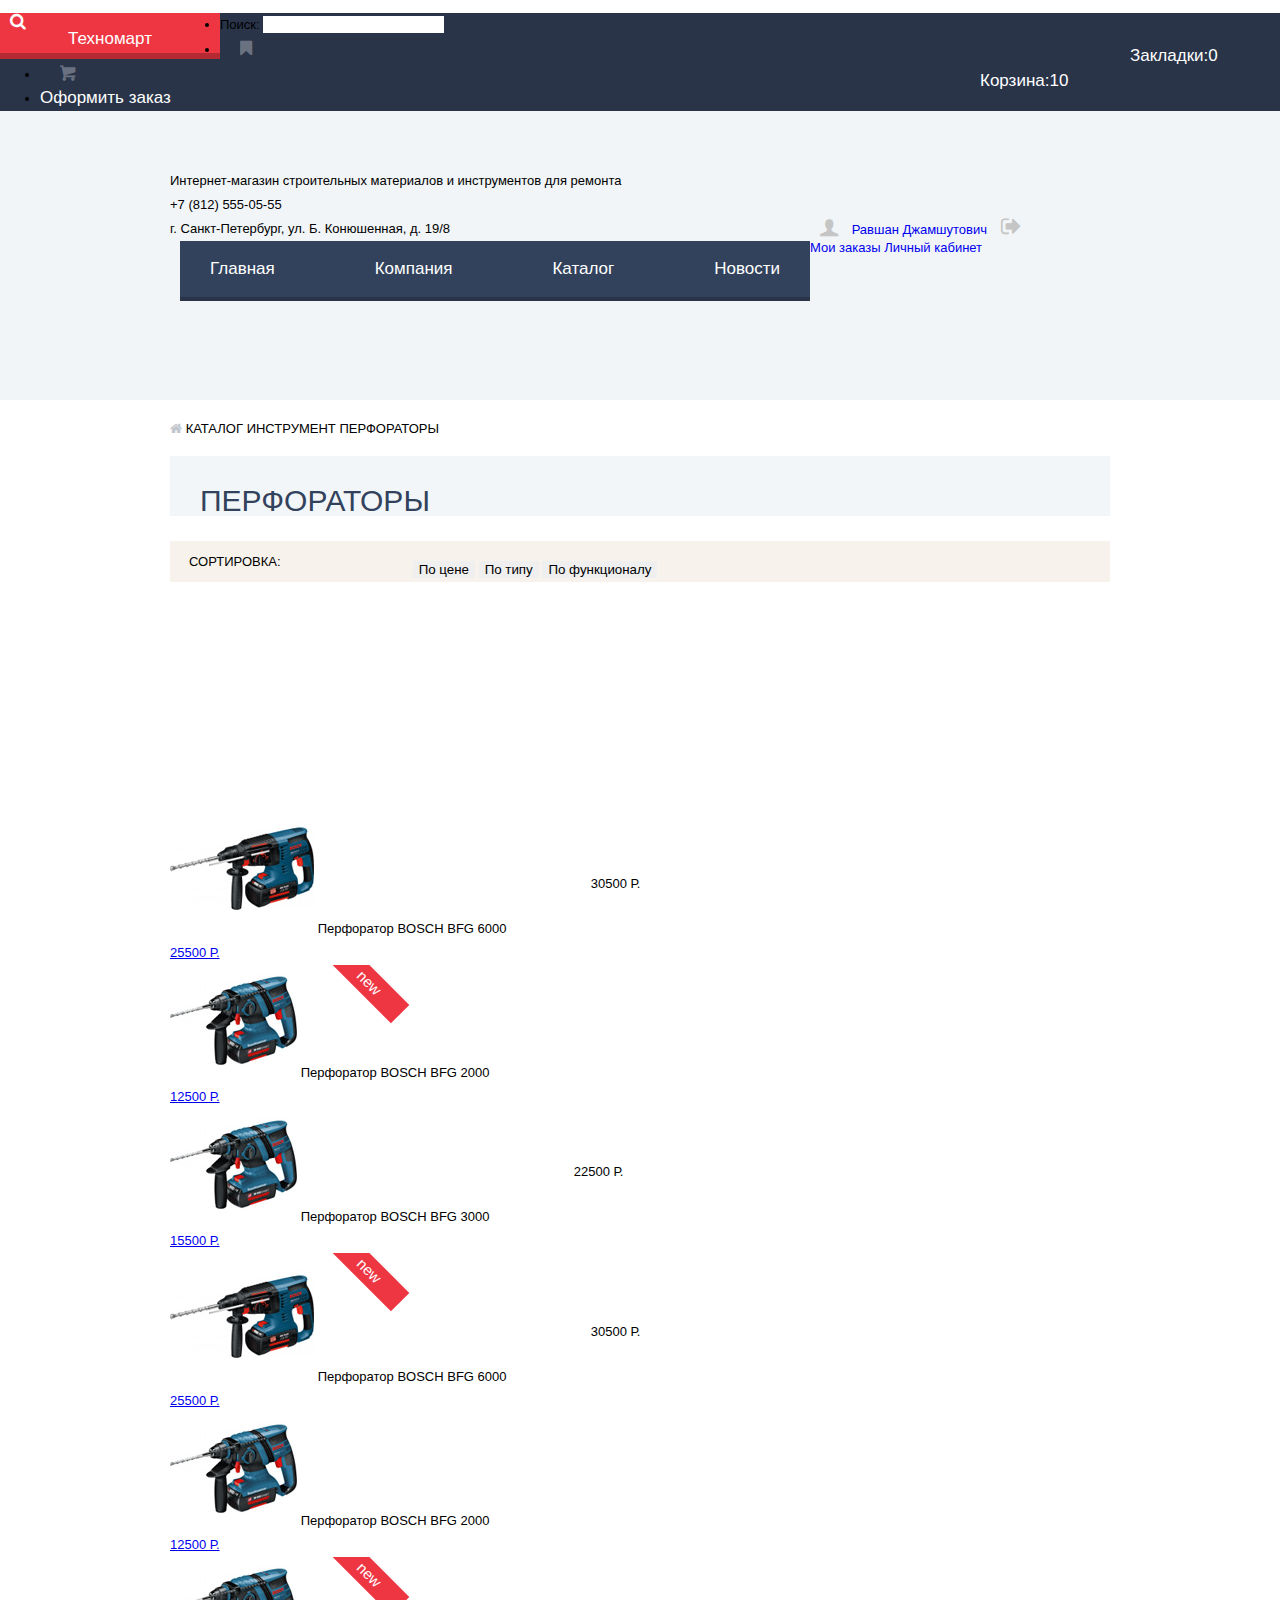
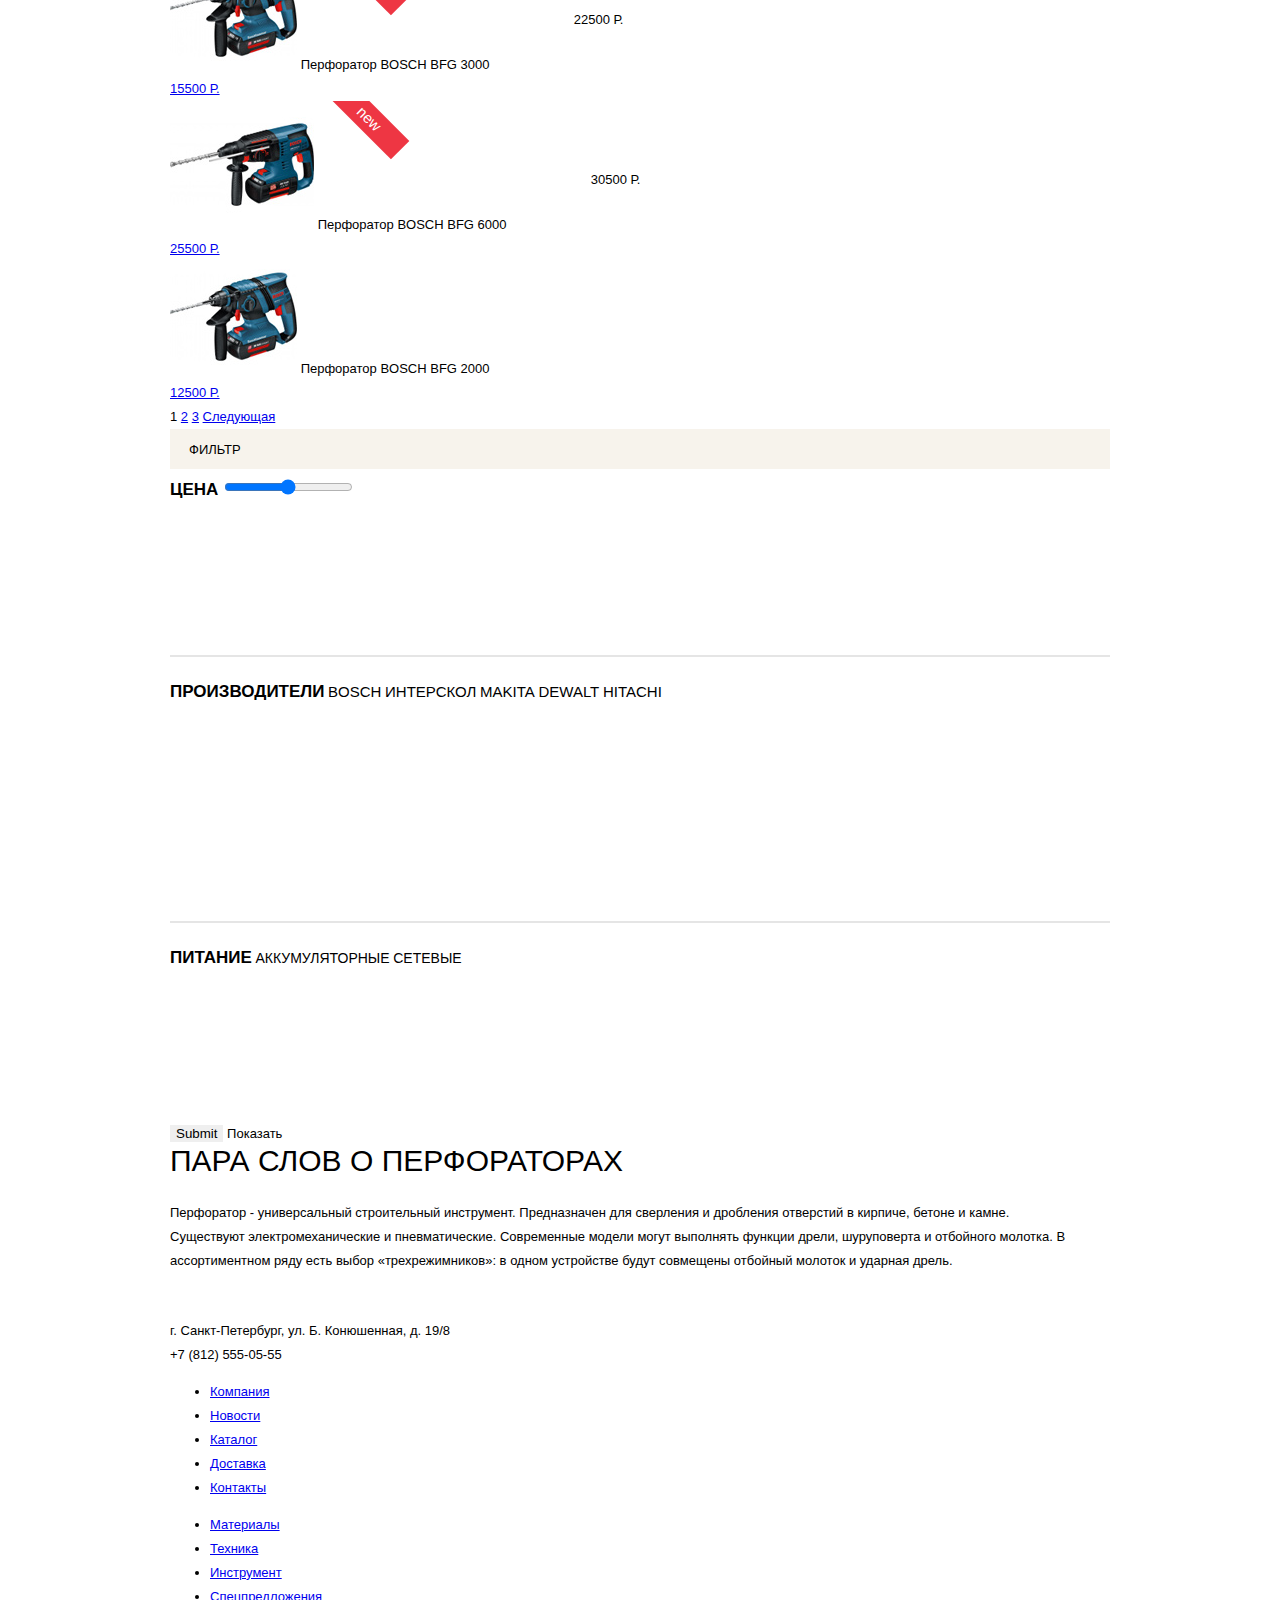
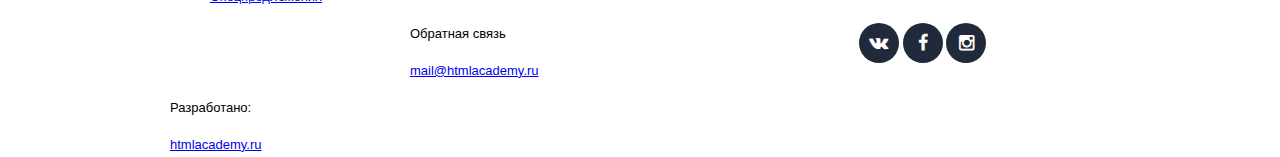
<file: technomart-catalog.html>
<!DOCTYPE html>
<html lang="ru">
  <head>
    <meta charset="utf-8">
    <title>Техномарт каталог</title>
    <link href="css/style.css" rel="stylesheet">
  </head>
  <body>
    <header>
      <div class="header-top">
        <div class="logo uppercased">
          <h1>
            <a href="#">Техномарт</a>
          </h1>
        </div>
        <ul>
          <li>
            <i class="icon-search"></i>
            <label for="search">Поиск:</label>
            <input type="search" id="search">
          </li>
          <li>
            <i class="icon-bookmarks"></i>
            <a class="bookmarks" href="#">Закладки:<span>0</span></a>
          </li>
          <li>
            <i class="icon-basket"></i>
            <a href="#" class="basket red">Корзина:<span>10</span></a>
          </li>
          <li>
            <a href="#">Оформить заказ</a>
          </li>
        </ul>
    </div>
    <div class="header-center">
      <span>Интернет-магазин строительных материалов и инструментов для ремонта</span>
      <div class="number">
        <i class="icon-number"></i>
        <span>+7 (812) 555-05-55</span>
      </div>
      <span>г. Санкт-Петербург, ул. Б. Конюшенная, д. 19/8</span>
      <div class="personal-area">
        <div class="personal-name">
          <a class="login-in-page" href="#">
            <i class="icon-login-in"></i>
          </a>
          <a class="login-in-page" href="#">Равшан Джамшутович</a>
          <a class="login-out-page" href="#">
            <i class="icon-login-out"></i>
          </a>
        </div>
        <a href="#">Мои заказы</a>
        <a href="#">Личный кабинет</a>
      </div>
      <div class="header-bottom navigation">
        <ul>
          <li>
            <a href="#">Главная</a>
          </li>
          <li>
            <a href="#">Компания</a>
          </li>
          <li>
            <a href="#">Каталог</a>
          </li>
          <li>
            <a href="#">Новости</a>
          </li>
          <li>
            <a href="#">Спецпредложения</a>
          </li>
          <li>
            <a href="#">Доставка</a>
          </li>
          <li>
            <a href="#">Контакты</a>
          </li>
        </ul>
      </div>
    </div>
  </header>
  <main>
    <div class="cta-window">
      <button class="exit-btn"><img alt="Выйти" src="img/cross.png" width="21" height="21"></button>
      <span>Товар добавлен в корзину!</span>
      <div class="cta-btns">
        <button class="checkout-btn uppercased">Оформить заказ</button>
        <button class="continue-btn uppercased">Продолжить покупки</button>
      </div>
    </div>
    <div class="catalog-breadcrumbs uppercased">
      <ul>
        <li>
          <a href="#">
            <i class="icon-home"></i>
          </a>
        </li>
        <li>
          <a href="#">Каталог</a>
        </li>
        <li>
          <a href="#">Инструмент</a>
        </li>
        <li>
          <span>Перфораторы</span>
        </li>
      </ul>
    </div>
    <div class="catalog-title uppercased">
      <h2>Перфораторы</h2>
    </div>
    <div class="sort uppercased">
      <span>Сортировка:</span>
      <button class="btn active">По цене</button>
      <button class="btn">По типу</button>
      <button class="btn">По функционалу</button>
      <div class="ascending-descending">
        <button class="btn ascending"></button>
        <button class="btn descending"></button>
      </div>
    </div>
    <div class="items">
      <div class="item">
        <img alt="Перфоратор BOSCH BFG 3000" src="img/bosch-3000.jpg" width="127" height="112">
        <div class="cta-btns uppercased">
          <button class="buy-btn">Купить</button>
          <button class="favorites-btn">В закладки</button>
        </div>
        <span>Перфоратор BOSCH BFG 3000</span>
        <span class="ex-price">22500 Р.</span>
        <div class="price">
          <a href="#">15500 Р.</a>
        </div>
      </div>
      <div class="item">
        <img alt="Перфоратор BOSCH BFG 6000" src="img/bosch-6000.jpg" width="144" height="128">
        <div class="cta-btns uppercased">
          <button class="buy-btn">Купить</button>
          <button class="favorites-btn">В закладки</button>
        </div>
        <span>Перфоратор BOSCH BFG 6000</span>
        <span class="ex-price">30500 Р.</span>
        <div class="price">
          <a href="#">25500 Р.</a>
        </div>
      </div>
      <div class="item">
        <span class="new">new</span>
        <img alt="Перфоратор BOSCH BFG 2000" src="img/bosch-2000.jpg" width="127" height="112">
        <div class="cta-btns uppercased">
          <button class="buy-btn">Купить</button>
          <button class="favorites-btn">В закладки</button>
        </div>
        <span>Перфоратор BOSCH BFG 2000</span>
        <div class="price">
          <a href="#">12500 Р.</a>
        </div>
      </div>
      <div class="item">
        <img alt="Перфоратор BOSCH BFG 3000" src="img/bosch-3000.jpg" width="127" height="112">
        <div class="cta-btns uppercased">
          <button class="buy-btn">Купить</button>
          <button class="favorites-btn">В закладки</button>
        </div>
        <span>Перфоратор BOSCH BFG 3000</span>
        <span class="ex-price">22500 Р.</span>
        <div class="price">
          <a href="#">15500 Р.</a>
        </div>
      </div>
      <div class="item">
        <span class="new">new</span>
        <img alt="Перфоратор BOSCH BFG 6000" src="img/bosch-6000.jpg" width="144" height="128">
        <div class="cta-btns uppercased">
          <button class="buy-btn">Купить</button>
          <button class="favorites-btn">В закладки</button>
        </div>
        <span>Перфоратор BOSCH BFG 6000</span>
        <span class="ex-price">30500 Р.</span>
        <div class="price">
          <a href="#">25500 Р.</a>
        </div>
      </div>
      <div class="item">
        <img alt="Перфоратор BOSCH BFG 2000" src="img/bosch-2000.jpg" width="127" height="112">
        <div class="cta-btns uppercased">
          <button class="buy-btn">Купить</button>
          <button class="favorites-btn">В закладки</button>
        </div>
        <span>Перфоратор BOSCH BFG 2000</span>
        <div class="price">
          <a href="#">12500 Р.</a>
        </div>
      </div>
      <div class="item">
        <span class="new">new</span>
        <img alt="Перфоратор BOSCH BFG 3000" src="img/bosch-3000.jpg" width="127" height="112">
        <div class="cta-btns uppercased">
          <button class="buy-btn">Купить</button>
          <button class="favorites-btn">В закладки</button>
        </div>
        <span>Перфоратор BOSCH BFG 3000</span>
        <span class="ex-price">22500 Р.</span>
        <div class="price">
          <a href="#">15500 Р.</a>
        </div>
      </div>
      <div class="item">
        <span class="new">new</span>
        <img alt="Перфоратор BOSCH BFG 6000" src="img/bosch-6000.jpg" width="144" height="128">
        <div class="cta-btns uppercased">
          <button class="buy-btn">Купить</button>
          <button class="favorites-btn">В закладки</button>
        </div>
        <span>Перфоратор BOSCH BFG 6000</span>
        <span class="ex-price">30500 Р.</span>
        <div class="price">
          <a href="#">25500 Р.</a>
        </div>
      </div>
      <div class="item">
        <img alt="Перфоратор BOSCH BFG 2000" src="img/bosch-2000.jpg" width="127" height="112">
        <div class="cta-btns uppercased">
          <button class="buy-btn">Купить</button>
          <button class="favorites-btn">В закладки</button>
        </div>
        <span>Перфоратор BOSCH BFG 2000</span>
        <div class="price">
          <a href="#">12500 Р.</a>
        </div>
      </div>
    </div>
    <div class="pages">
      <span class="active uppercased">1</span>
      <a href="#">2</a>
      <a href="#">3</a>
      <a href="#">Следующая</a>
    </div>
    <form class="filter uppercased">
      <div class="filter-name">
        <span>Фильтр</span>
      </div>
      <div class="filter-price">
        <span>Цена</span>
        <input type="range" min="0" max="30000">
      </div>
      <div class="filter-manufacture">
        <span>Производители</span>
        <input type="checkbox" id="bosch" checked>
        <label for="bosch">Bosch</label>
        <input type="checkbox" id="interskol">
        <label for="interskol">Интерскол</label>
        <input type="checkbox" id="makita" checked>
        <label for="makita">Makita</label>
        <input type="checkbox" id="dewalt">
        <label for="dewalt">Dewalt</label>
        <input type="checkbox" id="hitachi">
        <label for="hitachi">Hitachi</label>
      </div>
      <div class="filter-power">
        <span>Питание</span>
        <input type="radio" id="battery" checked>
        <label for="battery">Аккумуляторные</label>
        <input type="radio" id="network">
        <label for="network">Сетевые</label>
      </div>
      <input type="submit" id="submit-btn">
      <label for="submit-btn">Показать</label>
    </form>
    <div class="description">
      <h2 class="uppercased">Пара слов о перфораторах</h2>
      <p>Перфоратор - универсальный строительный инструмент. Предназначен для сверления и дробления отверстий в кирпиче, бетоне и камне.</p>
      <p>Существуют электромеханические и пневматические. Современные модели могут выполнять функции дрели, шуруповерта и отбойного молотка. В ассортиментном ряду есть выбор &laquo;трехрежимников&raquo;: в одном устройстве будут совмещены отбойный молоток и ударная дрель.</p>
    </div>
  </main>
  <footer class="footer-nav">
    <div class="footer-nav container">
      <div class="logo uppercased">
        <span>Техномарт</span>
      </div>
      <div class="footer-nav-contacts">
        <p>
          г. Санкт-Петербург, ул. Б. Конюшенная, д. 19/8<br>
          +7 (812) 555-05-55
        </p>
      </div>
      <div class="navigation-white">
        <ul>
          <li>
            <a href="#">Компания</a>
          </li>
          <li>
            <a href="#">Новости</a>
          </li>
          <li>
            <a href="#">Каталог</a>
          </li>
          <li>
            <a href="#">Доставка</a>
          </li>
          <li>
            <a href="#">Контакты</a>
          </li>
        </ul>
      </div>
      <div class="navigation-yellow">
        <ul>
          <li>
            <a href="#">Материалы</a>
          </li>
          <li>
            <a href="#">Техника</a>
          </li>
          <li>
            <a href="#">Инструмент</a>
          </li>
          <li>
            <a href="#">Спецпредложения</a>
          </li>
        </ul>
      </div>
    </div>
  </footer>
  <footer class="main-footer">
    <div class="main-footer container">
      <div class="footer-company-name">
        <p>&copy;2010-2016 Компания &laquo;Техномарт&raquo;</p>
        <p>Все права защищены</p>
      </div>
      <div class="footer-social">
        <a class="social-btn social-btn-vk" href="#">
          <i class="icon-vk"></i>
        </a>
        <a class="social-btn social-btn-fb" href="#">
          <i class="icon-fb"></i>
        </a>
        <a class="social-btn social-btn-inst" href="#">
          <i class="icon-inst"></i>
        </a>
      </div>
      <div class="footer-mail">
        <p>Обратная связь</p>
        <a href="#">mail@htmlacademy.ru</a>
      </div>
      <div class="footer-website">
        <p>Разработано:</p>
        <a href="#">htmlacademy.ru</a>
      </div>
    </div>
  </footer>
  </body>
</html>
</file>
<file: css/style.css>
@font-face {
  font-family: "symbols-technomart";
  src: url("../fonts/symbols-technomart.woff") format('woff'), url("../fonts/symbols-technomart.ttf") format('truetype'), url("../fonts/symbols-technomart.svg#symbols-technomart") format('svg');
  font-weight: normal;
  font-style: normal;
}

body {
  color: #000000;
  font-family: "PT Sans", "Arial", sans-serif;
  font-size: 13px;
  font-weight: normal;
  line-height: 24px;
  background-color: #ffffff;
  margin: 0 auto;
}

h1 {
  margin: 0;
  color: #ffffff;
  font-family: "Cuprum", "Arial", sans-serif;
  font-size: 24px;
  font-weight: normal;
  line-height: 24px;
}

h2 {
  color: #000000;
  font-family: "Cuprum", "Arial", sans-serif;
  font-size: 30px;
  font-weight: normal;
  line-height: 30px;
}

[class*='icon-']:after,
[class*='icon-']:before,
[class^='icon-']:after,
[class^='icon-']:before {
  font-family: "symbols-technomart";
  padding: 10px;
  font-style: normal;
}

.icon-search::before {
  content: "\1f50d";
  position: absolute;
  top: 0;
  left: 0;
  width: 50px;
  height: 100%;
  box-sizing: border-box;
}

.icon-bookmarks::before {
  content: "\1f516";
  padding: 20px;
}

.icon-basket::before {
  content: "\62";
  padding: 20px;
}

.icon-basket::before,
.icon-bookmarks::before,
.icon-search::before {
  font-size: 17px;
  color: #ffffff;
  opacity: 0.3;
}

.icon-phone::before {
  content: "\1f4de";
  font-size: 22px;
  color: #b7bfc8;
}

.icon-enter::before {
  content: "\2386";
  font-size: 22px;
  color: #c5c5c5;
}

.icon-login-in::before {
  content: "\1f468";
  font-size: 18px;
}

.icon-login-out::after {
  content: "\241b";
  font-size: 22px;
}

.icon-login-in::before,
.icon-login-out::after {
  color: #c5c5c5;
  line-height: 18px;
}

.icon-vk::after {
  content: "\76";
}

.icon-fb::after {
  content: "\66";
}

.icon-inst::after {
  content: "\1f4f7";
}

.icon-fb::after,
.icon-inst::after,
.icon-vk::after {
  color: #ffffff;
  font-size: 18px;
}

.icon-home::before {
  content: "\1f3e0";
  color: #c1c6ce;
  font-size: 13px;
  line-height: 20px;
  padding: 0;
}

.icon-breadcrumbs::after {
  content: "\3e";
  font-size: 13px;
  line-height: 20px;
  color: #c1c6ce;
  padding: 16px;
}

.icon-prev::after {
  content: "\3c";
  left: 0;
  padding-left: 25px;
}

.icon-next::after {
  content: "\3e";
  right: 0;
  padding-right: 20px;
}

.icon-next::after,
.icon-prev::after {
  font-size: 45px;
  color: #ffffff;
  position: absolute;
  top: 125px;
  cursor: pointer;
}

.icon-ascending,
.icon-descending {
  padding: 0;
  cursor: pointer;
}

.icon-ascending::after {
  content: "\25b2";
}

.icon-descending::after {
  content: "\25bc";
}

.icon-ascending::after,
.icon-descending::after {
  font-size: 13px;
  line-height: 20px;
  color: #c6c2bd;
}

.icon-checkbox::before {
  content: "\2610";
}

.icon-checkbox-checked::before {
  content: "\2611";
}

.icon-checkbox,
.icon-checkbox-checked,
.icon-radio,
.icon-radio-checked {
  padding-left: 0;
}

header {
  width: auto;
  background-color: #f1f5f7;
}

.main-header {
  margin-bottom: 60px;
}

.header-catalog {
  width: auto;
  margin: 0 auto;
}

.header-top {
  min-height: 42px;
  background-color: #293449;
  margin: 0 auto;
}

.header-top-container {
  width: 940px;
  padding: 0;
  height: 42px;
  margin: 0 auto;
}

.header-top a {
  color: #ffffff;
  text-decoration: none;
  font-family: "Cuprum", "Arial", sans-serif;
  font-size: 17px;
  line-height: 18px;
}

.header-top .search {
  position: relative;
  float: left;
  width: 270px;
  line-height: 18px;
  box-sizing: border-box;
}

.search .search-input {
  float: right;
  width: 220px;
  padding: 0;
  border: none;
  line-height: 24px;
  background-color: #293449;
}

.header-top .search,
.search .search-input {
  height: 100%;
  font-family: "Cuprum", "Arial", sans-serif;
  color: #ffffff;
  font-size: 17px;
}

.search .search-btn {
  float: left;
  margin: 0;
  padding: 10px;
  border: none;
  color: #6a7180;
  background-color: #293449;
  border: none;
}

.header-top .basket,
.header-top .bookmarks {
  float: right;
  display: inline-block;
  width: 150px;
  padding-top: 10px;
  height: 100%;
  box-sizing: border-box;
  white-space: nowrap;
  overflow: hidden;
}

.header-top .basket-catalog {
  background-color: #ee3643;
}

.header-top .checkout {
  float: right;
  width: 150px;
  height: 100%;
  background-color: #63a63e;
  text-align: center;
  padding-top: 10px;
  box-sizing: border-box;
  cursor: pointer;
  white-space: nowrap;
  overflow: hidden;
}

.header-center {
  width: 940px;
  margin: 0 auto;
  padding: 45px 10px 39px;
}

.header-center a {
  text-decoration: none;
}

.header-center .description {
  float: left;
  width: 200px;
  padding-left: 52px;
  color: #ee3643;
  font-style: italic;
  font-size: 16px;
  line-height: 23px;
  padding-top: 3px;
  overflow: hidden;
  max-height: 70px;
}

.header-center .header-contacts {
  padding-left: 70px;
  float: left;
  width: 280px;
  overflow: hidden;
}

.header-center .description,
.header-center .header-contacts {
  font-family: "Cuprum", "Arial", sans-serif;
}

.header-center .phone {
  width: 266px;
  height: 31px;
  border: 2px solid #ffffff;
  padding-top: 10px;
  margin-bottom: 6px;
  white-space: nowrap;
  overflow: hidden;
}

.phone span {
  color: #e9292a;
  font-size: 21px;
  padding-left: 21px;
  padding-right: 21px;
}

.header-center .adress {
  width: 260px;
  color: #32425c;
  font-size: 14px;
  line-height: 24px;
  padding-left: 9px;
  padding-right: 9px;
  white-space: nowrap;
}

.header-center .login-in-container {
  line-height: 24px;
}

.login-in {
  white-space: nowrap;
  overflow: hidden;
}

a.login-in {
  color: #000000;
}

.login-in-container .enter {
  width: 120px;
  margin-right: 10px;
  word-spacing: -6px;
}

.login-in-container .registration {
  width: 150px;
  text-align: center;
}

.login-in-container .enter,
.login-in-container .registration {
  float: right;
  display: inline-block;
  height: 35px;
  background-color: #ffffff;
  padding-top: 10px;
  font-size: 21px;
  font-family: "Cuprum", "Arial", sans-serif;
}

.header-center .personal-area {
  float: right;
  width: 300px;
  line-height: 18px;
}

.header-center .profile {
  width: 300px;
  height: 32px;
  background-color: #ffffff;
  padding-top: 14px;
}

.profile a {
  color: #000000;
  font-size: 21px;
  line-height: 18px;
  font-family: "Cuprum", "Arial", sans-serif;
  padding: 0 17px;
}

.profile .name {
  width: 100%;
}

.header-center .under-personal-area {
  line-height: 18px;
  padding-top: 8px;
  padding-left: 20px;
}

.under-personal-area a {
  color: #32425c;
  text-decoration: underline;
  font-size: 16px;
  font-family: "Cuprum", "Arial", sans-serif;
}

.dot {
  display: inline-block;
  margin-left: 10px;
  margin-right: 10px;
  width: 5px;
  height: 5px;
  border-radius: 50%;
  background-color: #32425c;
}

.header-bottom {
  width: 940px;
  padding: 0 10px 60px;
  height: 60px;
  margin: 0 auto;
}

.header-bottom ul {
  height: 55px;
  padding: 0;
  background-color: #32425c;
  margin: 0;
  border-bottom: 4px solid #293449;
  text-align: justify;
  height: 100%;
  box-sizing: border-box;
  overflow: hidden;
}

.header-bottom ul::after {
  content: "";
  display: inline-block;
  width: 100%;
  visibility: hidden;
  height: 0;
}

.header-bottom li {
  list-style-type: none;
  display: inline-block;
  height: 100%;
}

.header-bottom a {
  color: #ffffff;
  text-decoration: none;
  font-family: "Cuprum", "Arial", sans-serif;
  font-size: 17px;
  display: inline-block;
  padding: 19px 30px 0;
  color: #ffffff;
  line-height: 17px;
  height: 100%;
  box-sizing: border-box;
}

main {
  width: 940px;
  padding: 0 10px;
  margin: 0 auto;
}

.container {
  width: 940px;
  padding: 0;
  margin: 0 auto;
}

.catalog-breadcrumbs {
  padding-top: 17px;
}

.catalog-breadcrumbs ul {
  padding: 0;
  margin: 0;
}

.catalog-breadcrumbs li {
  display: inline-block;
  text-transform: uppercase;
  list-style-type: none;
  font-family: "PT Sans", "Arial", sans-serif;
  font-size: 13px;
  line-height: 18px;
}

.catalog-breadcrumbs a {
  text-decoration: none;
  color: #000000;
}

.catalog-title {
  background-color: #f2f6f8;
  max-height: 90px;
}

.catalog-title h2 {
  color: #32425c;
  text-transform: uppercase;
  font-size: 30px;
  padding-left: 30px;
  padding-top: 30px;
  margin-top: 15px;
  overflow: hidden;
  white-space: nowrap;
}

.catalog-container {
  width: 100%;
  margin: 0 auto;
}

.main-catalog-container {
  padding-top: 20px;
}

.filter-catalog {
  float: left;
  width: 220px;
}

.filter-name span,
.submit-btn {
  font-size: 13px;
  line-height: 18px;
}

.filter-name {
  background-color: #f7f3ec;
  padding-left: 19px;
  padding-top: 9px;
  width: 100%;
  min-height: 40px;
  box-sizing: border-box;
}

.filter-price {
  min-height: 180px;
  padding-top: 6px;
  width: 100%;
}

.filter-price .price-range {
  position: relative;
  width: 100%;
  height: 77px;
  background-color: #f7f3ec;
  border-radius: 2px;
  margin-top: 13px;
}

.price-range .range-max,
.price-range .range-min {
  position: absolute;
  width: 20px;
  height: 20px;
  border-radius: 50%;
  background-color: #ffffff;
  display: inline-block;
  cursor: pointer;
  left: 0;
  top: 0;
  box-shadow: 0 2px 0 rgba(171,171,171,0.5);
}

.price-range .range-min {
  margin: 26px 0 0 16px;
}

.price-range .range-max {
  margin: 26px 0 0 150px;
}

.range-max:after,
.range-min:after {
  content: "";
  width: 5px;
  height: 5px;
  border-radius: 50%;
  background-color: #ababab;
  display: inline-block;
  position: relative;
  top: 0;
  left: 0;
  margin: 0 0 3px 8px;
}

.price-range .range-line {
  background-color: #d7dcde;
  position: absolute;
  width: 170px;
  top: 0;
  left: 0;
  margin-top: 35px;
  margin-left: 25px;
}

.price-range .range-line,
.price-range .range-line-inner {
  height: 3px;
}

.price-range .range-line-inner {
  background-color: #00ca74;
  position: relative;
  width: 80%;
  left: 0;
}

.price-number {
  width: 100%;
  margin-top: 10px;
  overflow: hidden;
  white-space: nowrap;
}

.price-number span {
  font-family: "PT Sans", "Arial", sans-serif;
  font-size: 16px;
  line-height: 40px;
  vertical-align: middle;
  text-align: center;
  padding: 0 10px;
  float: left;
  width: 15px;
}

.price-number .price-min {
  float: left;
}

.price-number .price-max {
  float: right;
}

.price-number .price-max,
.price-number .price-min {
  font-family: "PT Sans", "Arial", sans-serif;
  font-size: 17px;
  width: 90px;
  height: 40px;
  text-align: center;
  vertical-align: middle;
  line-height: 40px;
  color: #000000;
  background-color: #f7f3ec;
  border-radius: 2px;
  border: none;
  display: inline-block;
}

.filter-manufacture span,
.filter-power span,
.filter-price span {
  font-size: 17px;
  line-height: 30px;
  font-weight: bold;
}

.filter-manufacture span,
.filter-name span,
.filter-power span,
.filter-price span,
.submit-btn {
  font-family: "PT Sans", "Arial", sans-serif;
  text-transform: uppercase;
  color: #000000;
}

.filter-power {
  min-height: 179px;
}

.filter-manufacture {
  min-height: 244px;
}

.filter-manufacture,
.filter-power {
  border-top: 2px solid #e5e5e5;
  width: 100%;
  padding-top: 20px;
}

.filter-manufacture ul,
.filter-power ul {
  margin: 0;
  padding: 0;
}

.filter-manufacture li,
.filter-power li {
  list-style-type: none;
  padding-top: 12px;
  cursor: pointer;
}

.filter-manufacture label,
.filter-power label {
  font-family: "PT Sans", "Arial", sans-serif;
  line-height: 20px;
  text-transform: uppercase;
}

.filter-manufacture label {
  font-size: 15px;
}

.filter-power label {
  font-size: 14px;
}

.input-manufacture + label::before,
.input-manufacture:checked + label::before,
.input-power + label::before,
.input-power:checked + label::before {
  font-family: "symbols-technomart";
  font-style: normal;
  font-size: 14px;
  line-height: 20px;
  font-size: 28px;
  line-height: 20px;
  color: #c1c1c1;
  cursor: pointer;
  padding-right: 15px;
}

.input-manufacture + label::before {
  content: "\2610";
}

.input-manufacture:checked + label::before {
  content: "\2611";
}

.input-power:checked + label::before {
  content: "\25cf";
}

.input-power + label::before {
  content: "\25cb";
}

.filter-manufacture input[type=checkbox],
.filter-power input[type=radio] {
  display: none;
}

.filter-manufacture span,
.filter-power span,
.filter-price span {
  font-size: 17px;
  line-height: 30px;
  font-weight: bold;
}

.filter-manufacture span,
.filter-name span,
.filter-power span,
.filter-price span,
.submit-btn {
  font-family: "PT Sans", "Arial", sans-serif;
  text-transform: uppercase;
  color: #000000;
}

.filter-manufacture,
.filter-name,
.filter-power,
.filter-price,
.submit-btn {
  overflow: hidden;
  white-space: nowrap;
}

.submit-btn {
  width: 140px;
  height: 40px;
  background-color: #ffffff;
  border: 2px solid #e5e5e5;
  border-radius: 2px;
  cursor: pointer;
  padding: 0;
}

.sort {
  float: right;
  width: 100%;
  background-color: #f7f3ec;
  min-height: 40px;
  padding-top: 9px;
  padding-left: 19px;
  box-sizing: border-box;
  white-space: nowrap;
}

.sort span {
  width: 80px;
  text-transform: uppercase;
  font-size: 13px;
  width: 220px;
  overflow: hidden;
  display: inline-block;
}

.sort-btns {
  display: inline-block;
  vertical-align: top;
}

.sort-btns button {
  text-transform: uppercase;
  font-size: 13px;
  padding: 0;
  border: none;
  background: transparent;
  font-family: "PT Sans", "Arial", sans-serif;
  cursor: pointer;
  border-bottom: 1px dotted #ee3643;
  color: #c4c1bb;
}

.sort-btns .sort-functional,
.sort-btns .sort-price,
.sort-btns .sort-type {
  overflow: hidden;
  display: inline-block;
}

.sort-btns .sort-price {
  width: 83px;
}

.sort-btns .sort-type {
  width: 96px;
}

.sort-btns .sort-functional {
  width: 150px;
}

.ascending-descending {
  float: right;
  width: 60px;
  background-color: #f7f3ec;
  overflow: hidden;
}

.ascending-descending button {
  background-color: #f7f3ec;
  cursor: pointer;
  border: none;
}

.catalog-items {
  float: right;
  width: 100%;
  margin-bottom: 55px;
}

.catalog-items .item:first-child,
.catalog-items .item:nth-child(4),
.catalog-items .item:nth-child(7) {
  margin-left: 0;
}

.catalog-items .item,
.main-items .item {
  float: left;
  width: 218px;
  height: 313px;
  border: 1px solid #e5e5e5;
  background-color: #ffffff;
  margin-top: 21px;
  margin-left: 20px;
}

.main-items {
  clear: both;
  width: 100%;
  margin: 0 auto;
}

.main-items .item {
  margin: 20px 10px;
}

.main-items .item:first-child {
  margin-left: 0;
}

.main-items .item:last-child {
  margin-right: 0;
}

.cta-window {
  position: fixed;
  width: 620px;
  min-height: 280px;
  top: 100px;
  left: 240px;
  display: none;
  box-shadow: 0 20px 40px rgba(0,0,0,0.5);
  border-top: 6px solid #ee3643;
  float: right;
  width: 620px;
}

.cta-window-top {
  background-color: #ffffff;
  width: auto;
  min-height: 165px;
}

.cta-window-top span {
  font-size: 30px;
  font-family: "Cuprum", "Arial", sans-serif;
  margin: 71px 104px 76px 144px;
  vertical-align: middle;
  line-height: 30px;
  display: inline-block;
}

.cta-window-bottom {
  background-color: #f1f1f1;
  width: auto;
  height: 75px;
  padding-left: 80px;
  padding-top: 40px;
}

.continue-btn {
  width: 220px;
  height: 40px;
  margin-left: 20px;
  font-size: 14px;
  line-height: 18px;
  background-color: #ffffff;
  border-radius: 2px;
  color: #000000;
  text-transform: uppercase;
  font-family: "Cuprum", "Arial", sans-serif;
  border: none;
  cursor: pointer;
  white-space: nowrap;
  overflow: hidden;
}

.exit-btn {
  float: right;
  border: none;
  background: transparent;
  width: 40px;
  height: 26px;
  cursor: pointer;
}

.item .cta-btns {
  vertical-align: middle;
  width: 135px;
  display: none;
}

.cta-btns a,
.cta-btns button {
  display: block;
  height: 35px;
  width: 100%;
  font-size: 14px;
  text-transform: uppercase;
  line-height: 18px;
  font-family: "Cuprum", "Arial", sans-serif;
  cursor: pointer;
  padding: 0;
  white-space: nowrap;
  overflow: hidden;
}

.cta-btns .favorites-btn {
  margin-top: 10px;
  border: 2px solid #63a63e;
  background-color: #ffffff;
  color: #32425c;
}

.cta-btns .buy-btn {
  background-color: #63a63e;
  border: none;
  border-bottom: 2px solid #367315;
  color: #ffffff;
  text-align: left;
  padding-top: 10px;
  box-sizing: border-box;
}

.cta-btns .icon-basket::before {
  padding-right: 20px;
}

.description-container {
  background-color: #f2f6f8;
  min-height: 205px;
  clear: both;
  width: auto;
  padding-bottom: 70px;
}

.description-container .description {
  width: 940px;
  padding: 70px 10px 0;
  margin: 0 auto;
}

.description h2 {
  font-size: 30px;
  text-transform: uppercase;
  margin: 0 0 25px;
  overflow: hidden;
  white-space: nowrap;
}

.description p {
  font-family: "PT Sans", "Arial", sans-serif;
  font-size: 13px;
  line-height: 24px;
  margin: 0;
}

.main-container {
  width: 940px;
  margin: 0 auto;
}

.main-content {
  min-height: 410px;
  width: 100%;
  margin: 0 auto;
}

.main-content .option {
  float: left;
  width: 300px;
  margin: 0 0 20px 20px;
  border: none;
  height: 120px;
  position: relative;
  overflow: hidden;
  white-space: nowrap;
  overflow: hidden;
}

.main-content .option:first-child {
  margin-left: 0;
}

.main-content .option:last-child {
  margin-bottom: 0;
}

.option a {
  text-decoration: none;
  color: #ffffff;
  text-transform: uppercase;
  font-family: "Cuprum", "Arial", sans-serif;
  display: block;
  text-align: center;
  border-radius: 5px;
  padding-top: 10px;
  width: 135px;
  height: 30px;
  background-color: rgba(178, 178, 178, 0.3);
  margin-top: 15px;
  margin-left: 25px;
  margin-right: 25px;
  overflow: hidden;
}

.option span {
  font-family: "Cuprum", "Arial", sans-serif;
  color: #ffffff;
  font-size: 24px;
  font-weight: bold;
  margin-top: 22px;
  margin-left: 22px;
  display: block;
}

.option img {
  float: right;
  width: 300px;
}

.materials {
  background-color: #f6b22d;
}

.tool {
  background-color: #4aafde;
}

.technique {
  background-color: #cc79d1;
}

.sales {
  background-color: #85d179;
}

.delivery {
  background-color: #f6b22d;
}

.materials img {
  max-width: 44px;
  max-height: 65px;
  margin-right: 40px;
  margin-top: 30px;
}

.tool img {
  max-width: 75px;
  max-height: 61px;
  margin-right: 25px;
  margin-top: 30px;
}

.technique img {
  max-width: 78px;
  max-height: 62px;
  margin-right: 30px;
  margin-top: 30px;
}

.sales img {
  max-width: 59px;
  max-height: 72px;
  margin-right: 40px;
  margin-top: 25px;
}

.delivery img {
  max-width: 78px;
  max-height: 63px;
  margin-right: 30px;
  margin-top: 30px;
}

.brands-title,
.items-title {
  background-color: #f7f3ec;
  width: 100%;
  max-height: 95px;
}

.items-title {
  margin-top: 50px;
}

.brands-title {
  clear: both;
  margin-top: 20px;
}

.items-title h2 {
  margin: 30px;
}

.brands-title h2 {
  margin: 32px 10px 32px 25px;
}

.brands-title h2,
.items-title h2 {
  width: 580px;
  float: left;
  text-transform: uppercase;
  color: #32425c;
  white-space: nowrap;
  overflow: hidden;
}

.brands-title .all-btns,
.items-title .all-btns {
  float: right;
  width: 250px;
  display: inline-block;
  margin: 25px;
}

.brands-title .all-btns {
  margin: 28px 25px 26px 10px;
}

.brand:last-child,
.brand:nth-child(4) {
  margin-right: 0;
}

.brand:first-child,
.brand:nth-child(5) {
  margin-left: 0;
}

.brand {
  float: left;
  width: 218px;
  height: 141px;
  margin-left: 10px;
  margin-right: 10px;
  background-color: #ffffff;
  border: 1px solid #e5e5e5;
  margin-top: 20px;
  display: inline-block;
  text-align: center;
  line-height: 138px;
}

.brand img {
  vertical-align: middle;
  max-width: 216px;
  max-height: 139px;
}

.list-of-brands {
  margin-bottom: 85px;
  width: 100%;
  height: 330px;
}

.content {
  background-color: #f2f6f8;
  min-height: 525px;
  width: auto;
  margin: 0 auto;
}

.services,
.services-title {
  width: 940px;
  margin: 0 auto;
}

.services-title {
  min-height: 170px;
}

.services-title h2 {
  text-transform: uppercase;
  margin: 0;
  padding-top: 63px;
  padding-bottom: 26px;
  overflow: hidden;
  white-space: nowrap;
}

.services-title p {
  width: 400px;
  margin: 0;
}

.services-group-container {
  width: 940px;
  padding: 0;
  margin: 0 auto;
  min-height: 355px;
}

.services-group {
  float: left;
  width: 260px;
  position: relative;
  margin-top: 20px;
}

.services-group ul {
  float: left;
  width: 230px;
  padding: 46px 0;
  margin: 0;
  padding-left: 0;
}

.services-group li {
  list-style-type: none;
  width: 218px;
  height: 46px;
  background-color: #32425c;
  font-size: 21px;
  font-weight: bold;
  font-family: "Cuprum", "Arial", sans-serif;
  color: #ffffff;
  padding-left: 22px;
  line-height: 30px;
  padding-top: 16px;
  cursor: pointer;
  white-space: nowrap;
  overflow: hidden;
}

.services-group img {
  position: relative;
  top: 15px;
}

.servicies-group-container {
  width: 940px;
  margin: 0 auto;
}

.delivery-bottom {
  background-image: url("../img/car-kamaz.png");
}

.warranty {
  background-image: url("../img/warranty.png");
}

.credit {
  background-image: url("../img/credit.png");
}

.service-info {
  width: 617px;
  padding: 35px 0 0 58px;
  float: left;
  width: 586px;
  min-height: 320px;
  display: none;
  background-repeat: no-repeat;
  background-position: right bottom;
}

.service-info h2 {
  color: #32425c;
  font-family: "Cuprum", "Arial", sans-serif;
  font-size: 36px;
  line-height: 34px;
  padding: 0;
  text-transform: uppercase;
  overflow: hidden;
  white-space: nowrap;
}

.service-info p {
  margin: 0;
}

.delivery-bottom p {
  width: 275px;
}

.warranty p {
  width: 375px;
}

.credit p {
  width: 290px;
}

.credit .credit-btn {
  margin-top: 35px;
  width: 195px;
  height: 45px;
  padding: 0;
}

.service-info-container .active {
  display: block;
}

.content-bottom h2 {
  text-transform: uppercase;
  margin: 0;
}

.shadow {
  height: 245px;
  width: 10px;
  position: absolute;
  right: 0;
  top: 0;
}

.small {
  width: 390px;
}

.content-bottom ul {
  padding: 0;
  margin: 13px 0;
}

.content-bottom li {
  list-style-type: none;
  font-family: "Cuprum", "Arial", sans-serif;
  font-size: 18px;
  padding: 6px 0 10px;
}

.content-bottom li::before {
  content: "";
  width: 25px;
  height: 2px;
  border-top: 2px solid #fb565a;
  display: inline-block;
  margin: 0 9px 2px 2px;
}

.content-bottom,
.map-popup {
  width: 940px;
  margin: 73px auto 67px;
}

.content-bottom {
  background-color: #ffffff;
  box-sizing: border-box;
  min-height: 450px;
}

.map-popup {
  height: 450px;
  position: relative;
  display: none;
  box-shadow: 0 0 30px rgba(0,0,0,0.5);
}

.map-popup .exit-btn {
  position: absolute;
  top: 0;
  right: 0;
}

.map-popup .map-container {
  height: 100%;
}

.map-popup-showed {
  position: relative;
  width: 940px;
  height: 450px;
  box-shadow: 0 0 30px rgba(0,0,0,0.5);
  margin: 0 auto 67px;
}

.about-company {
  float: left;
  width: 540px;
}

.about-company h2 {
  overflow: hidden;
  white-space: nowrap;
}

.about-company p {
  font-family: "PT Sans", "Arial", sans-serif;
  font-size: 13px;
  line-height: 24px;
  margin: 24px 0 0;
}

.about-company-btn {
  width: 220px;
  margin-top: 22px;
}

.contacts {
  float: right;
  width: 300px;
}

.contacts h2 {
  overflow: hidden;
  white-space: nowrap;
}

.contacts p {
  width: 180px;
  margin: 23px 0 0;
}

.contacts img {
  margin-top: 33px;
  margin-bottom: 29px;
  cursor: pointer;
  max-width: 300px;
  max-height: 158px;
}

.hidden-form {
  background-color: #ffffff;
  width: 620px;
  min-height: 423px;
  margin: 0 auto;
  border-top: 7px solid #ee3643;
  position: fixed;
  left: 230px;
  bottom: 100px;
  display: none;
  box-shadow: 0 20px 40px rgba(0,0,0,0.5);
}

.form-zone {
  width: 460px;
  min-height: 230px;
  margin: 45px auto 40px;
  overflow: hidden;
}

.form-zone label {
  font-family: "Cuprum", "Arial", sans-serif;
  font-size: 18px;
}

.form-zone input {
  margin-top: 10px;
  width: 100%;
  height: 35px;
  box-sizing: border-box;
}

.form-table {
  display: table;
}

.form-table-cell {
  display: table-cell;
  width: 50%;
  overflow: hidden;
}

.form-table-cell:last-child {
  padding: 0 0 0 5px;
}

.form-table-cell input {
  border: none;
  border: 2px solid #d7dcde;
  padding-left: 5px;
}

.form-text {
  margin-top: 20px;
}

.form-text p {
  font-family: "Cuprum", "Arial", sans-serif;
  font-size: 18px;
}

.form-text textarea {
  width: 100%;
  height: 110px;
  border: none;
  border: 2px solid #d7dcde;
  border: none;
  border: 2px solid #d7dcde;
  padding-left: 5px;
  box-sizing: border-box;
}

.submit-zone {
  height: 40px;
  background-color: #f1f1f1;
  width: 100%;
  position: relative;
  bottom: 0;
  text-align: center;
  padding: 35px 0;
}

.footer-bottom-container,
.footer-top-container,
footer {
  width: auto;
  margin: 0 auto;
}

.footer-top-container {
  background-color: #32425c;
  height: 190px;
  margin: 0 auto;
  width: auto;
}

.footer-bottom-container {
  background-color: #293449;
}

.footer-top {
  min-height: 190px;
  width: 940px;
  padding: 0 10px;
  margin: 0 auto;
}

.logo-contacts-container {
  float: left;
  width: 360px;
}

.footer-top-contacts {
  width: 360px;
}

.footer-top-contacts p {
  margin: 0;
  color: #f1f5f7;
  font-size: 18px;
  font-family: "Cuprum", "Arial", sans-serif;
  padding: 25px 0 0 3px;
  overflow: hidden;
  white-space: nowrap;
}

.footer-navigation {
  float: right;
  width: 570px;
}

.navigation-top ul {
  width: 550px;
  padding: 34px 10px 0 22px;
}

.navigation-bottom ul {
  width: 525px;
  padding: 14px 10px 0 45px;
}

.navigation-top a {
  color: #f1f5f7;
}

.navigation-bottom a {
  color: #ffd180;
}

.footer-top ul {
  text-align: justify;
  margin: 0;
  overflow: hidden;
}

.footer-top ul::after {
  content: "";
  display: inline-block;
  width: 100%;
  visibility: hidden;
  height: 0;
}

.footer-top li {
  list-style-type: none;
  display: inline-block;
  white-space: nowrap;
}

.footer-top a {
  text-decoration: none;
  font-family: "Cuprum", "Arial", sans-serif;
  font-size: 18px;
}

.footer-bottom {
  height: 110px;
  width: 940px;
  margin: 0 auto;
  padding-top: 28px;
}

.footer-company-name {
  float: left;
  width: 240px;
  padding-top: 10px;
}

.footer-social {
  float: right;
  width: 145px;
  height: 45px;
  text-align: center;
  vertical-align: middle;
  margin: 1px 115px 0 0;
}

.footer-social .social-btn {
  display: inline-block;
  background-color: #212a3a;
  width: 40px;
  height: 40px;
  border-radius: 50%;
  line-height: 40px;
  text-decoration: none;
  overflow: hidden;
}

.footer-company-name p {
  margin: 0;
  font-size: 16px;
  font-family: "Cuprum", "Arial", sans-serif;
  line-height: 18px;
  color: #ffffff;
  overflow: hidden;
  white-space: nowrap;
}

.footer-bottom-contacts .footer-mail {
  float: right;
  width: 140px;
  margin: 9px 48px 0 0;
  overflow: hidden;
  white-space: nowrap;
}

.footer-bottom-contacts .footer-website {
  float: right;
  width: 112px;
  padding: 9px 0 0;
  overflow: hidden;
  white-space: nowrap;
}

.footer-bottom-contacts p {
  margin: 0;
  color: #ffffff;
  font-size: 16px;
  font-family: "Cuprum", "Arial", sans-serif;
  line-height: 18px;
}

.footer-bottom-contacts a {
  text-decoration: none;
  color: #ffd180;
  font-size: 16px;
  font-family: "Cuprum", "Arial", sans-serif;
}

.clearfix::after {
  content: "";
  display: table;
  clear: both;
}

.slider {
  overflow-x: hidden;
  float: left;
  width: 620px;
  position: relative;
}

.slider .slider-cta,
.slider .slider-page-content,
.slider .slider-pager,
.slider .slider-prevnext,
.slider-page img {
  position: absolute;
}

.slider .slider-inner {
  width: 200%;
}

.slider .slider-page {
  float: left;
  height: 260px;
  width: 620px;
  position: relative;
}

.slider-page-content {
  width: 620px;
  height: 260px;
  white-space: nowrap;
  overflow: hidden;
}

.slider-page-content h2 {
  color: #ffffff;
  text-transform: uppercase;
  font-size: 36px;
  margin: 28px 0 5px 24px;
  font-weight: bold;
  line-height: 30px;
}

.slider-page-content span {
  font-size: 18px;
  color: #ffffff;
  margin-left: 25px;
  line-height: 24px;
}

.slider-pager img {
  top: 0;
  left: 0;
}

.slider-pager img:first-child {
  max-width: 620px;
  max-height: 266px;
}

.slider-pager img:last-child {
  max-width: 620px;
  max-height: 105px;
}

.slider .slider-cta {
  width: 195px;
  top: 208px;
  left: 25px;
  height: 28px;
}

.slider .slider-pager {
  top: 210px;
  left: 300px;
}

.slider .slider-prevnext {
  position: relative;
  height: 100%;
  width: 100%;
}

.slider > input[type=radio] {
  display: none;
}

.slider-pager-controls {
  margin: 0 100px;
  position: absolute;
  bottom: 0;
  margin: 0 286px 26px 292px;
}

.slider-pager-controls label {
  position: relative;
  display: inline-block;
  width: 7px;
  height: 7px;
  margin: 0 3px;
  background-color: #ffffff;
  border: 2px solid #ffffff;
  border-radius: 50%;
  cursor: pointer;
}

#btn-1:checked ~ .slider-pager-controls label[for="btn-1"],
#btn-2:checked ~ .slider-pager-controls label[for="btn-2"] {
  background-color: #ee3643;
}

#btn-1:checked ~ .slider-inner {
  transform: translate(0);
}

#btn-2:checked ~ .slider-inner {
  transform: translate(-620px);
}

.all-btns {
  text-align: center;
  padding: 10px 0 0;
  color: #ffffff;
  font-family: "Cuprum", "Arial", sans-serif;
  text-transform: uppercase;
  text-decoration: none;
  line-height: 18px;
  font-size: 14px;
  border-radius: 2px;
  background-color: #ee3643;
  height: 30px;
  display: inline-block;
  white-space: nowrap;
  overflow: hidden;
}

.checkout-btn,
.feedback-btn,
.submit-zone button {
  border: none;
  height: 40px;
  padding: 0;
  cursor: pointer;
}

.submit-zone button {
  width: 460px;
}

.feedback-btn {
  width: 300px;
  height: 30px;
  padding-top: 10px;
  display: inline-block;
}

.checkout-btn {
  width: 220px;
  display: inline-block;
}

.ex-price {
  position: absolute;
  bottom: 0;
  width: 218px;
  height: 40px;
  margin-bottom: 53px;
  text-align: center;
  vertical-align: middle;
}

.ex-price span {
  color: #999999;
  font-family: "PT Sans", "Arial", sans-serif;
  font-weight: bold;
  text-decoration: line-through;
  font-size: 17px;
  line-height: 40px;
}

.item-top {
  height: 179px;
  width: 218px;
  line-height: 175px;
  text-align: center;
  overflow: hidden;
}

.item-top img {
  vertical-align: middle;
  max-height: 177px;
  max-width: 216px;
}

.item-name {
  width: 218px;
  text-align: center;
  overflow: hidden;
  max-height: 40px;
}

.item-name span {
  font-family: "PT Sans", "Arial", sans-serif;
  color: #000000;
  font-weight: bold;
  font-size: 18px;
  line-height: 20px;
  width: 165px;
  display: inline-block;
}

.item-bottom {
  position: absolute;
  bottom: 0;
  width: 218px;
  height: 57px;
  text-align: center;
  white-space: nowrap;
  overflow: hidden;
}

.item-bottom .price {
  background-color: #ee3643;
  text-align: center;
  width: 70px;
  height: 29px;
  border-radius: 2px;
  padding: 11px 15px 0 35px;
  color: #ffffff;
  font-family: "PT Sans", "Arial", sans-serif;
  text-decoration: none;
  line-height: 18px;
  font-size: 17px;
  font-weight: bold;
  display: inline-block;
  margin: 0 23px 0 10px;
}

.item-bottom .price::after {
  content: "";
  display: table;
  border: 20px solid transparent;
  border-left-color: #ee3643;
  width: 0;
  height: 0;
  position: relative;
  margin: auto;
  left: 69px;
  top: -29px;
}

.item {
  position: relative;
  overflow: hidden;
}

.item .new,
.option .new {
  position: absolute;
  width: 88px;
  height: 26px;
  background-color: #ee3643;
  color: #ffffff;
  font-family: "Cuprum", "Arial", sans-serif;
  line-height: 26px;
  font-size: 15px;
  transform: rotate(45deg);
  text-align: center;
  vertical-align: middle;
}

.item .new {
  top: 5px;
  left: 155px;
}

.option .new {
  top: -17px;
  left: 214px;
}

.header-top .logo,
.logo-contacts-container .logo {
  width: 220px;
  min-height: 29px;
  margin: 0;
  text-align: center;
  background-color: #ee3643;
  border-bottom: 6px solid #b52933;
  white-space: nowrap;
  overflow: hidden;
}

.header-top .logo {
  float: left;
  padding-top: 11px;
}

.logo-contacts-container .logo {
  min-height: 45px;
  padding-top: 20px;
}

.logo span,
a.logo {
  font-family: "Cuprum", "Arial", sans-serif;
  text-transform: uppercase;
  padding-top: 11px;
  color: #ffffff;
}

a.logo {
  font-size: 24px;
  line-height: 24px;
}

.logo span {
  font-size: 30px;
  line-height: 30px;
}

.logo {
  cursor: pointer;
}

.pager a,
.pager span {
  font-family: "PT Sans", "Arial", sans-serif;
  font-size: 13px;
  text-transform: uppercase;
  text-align: center;
  border-radius: 2px;
  display: inline-block;
  vertical-align: middle;
  margin-top: 55px;
}

.pager a {
  color: #000000;
  border: 1px solid #e5e5e5;
  background-color: #ffffff;
  min-width: 38px;
  height: 38px;
  text-decoration: none;
  line-height: 38px;
  overflow: hidden;
}

.pager a:last-child {
  min-width: 138px;
}

.pager span {
  color: #ffffff;
  background-color: #ee3643;
  min-width: 40px;
  height: 40px;
  line-height: 40px;
  overflow: hidden;
}

.items-container {
  float: right;
  width: 700px;
}

.item:hover .item-top .cta-btns {
  display: inline-block;
}

.item:hover .item-top img {
  display: none;
}

.logo:hover {
  background-color: #ca2c37;
  border-color: #9a212a;
}

a.logo:active {
  background-color: #ba2732;
  border-color: #8e1e26;
}

.basket:hover,
.bookmarks:hover {
  background-color: #212a3a;
}

a.basket:active,
a.bookmarks:active {
  background-color: #161d29;
}

.icon-basket:hover::before,
.icon-bookmarks:hover::before {
  opacity: 1;
}

.icon-basket:active::before,
.icon-bookmarks:active::before {
  opacity: 0.3;
}

.checkout:hover {
  background-color: #5fbb2d;
}

a.checkout:active {
  background-color: #518534;
}

a.enter:hover,
a.registration:hover {
  color: #ee3643;
}

.icon-enter:hover::before,
.icon-login-in:hover::before,
.icon-login-out:hover::after {
  color: #32425c;
}

.profile a:hover {
  color: #32425c;
}

.icon-enter:active::before,
.icon-login-in:active::before,
.icon-login-out:active::after,
.profile a:active,
.under-personal-area a:active,
a.enter:active,
a.registration:active {
  color: #c5c5c5;
}

.under-personal-area a:hover {
  color: #ee3643;
}

.header-bottom a:hover {
  background-color: #293449;
}

.header-bottom a:active {
  background-color: #1d2739;
  opacity: 0.3;
}

.option a:hover {
  background-color: rgba(178, 178, 178, 0.7);
}

.option a:active {
  background-color: rgba(178, 178, 178, 1);
}

.all-btns:hover {
  background-color: #ca2c37;
}

.all-btns:active {
  background-color: #ba2732;
}

.item:hover {
  border: 1px solid transparent;
  box-shadow: 0 10px 40px rgba(0,0,0,0.5);
}

.cta-btns .buy-btn:hover {
  background-color: #5fbb2d;
}

.cta-btns .buy-btn:active {
  background-color: #518534;
  border-color: #518534;
}

.cta-btns .favorites-btn:hover {
  border-color: #32425c;
}

.cta-btns .favorites-btn:active {
  border-color: #c1c6ce;
  opacity: 0.3;
}

.brand:hover {
  box-shadow: 0 10px 40px rgba(0,0,0,0.5);
}

.brand:active {
  box-shadow: 0 5px 30px rgba(0,0,0,0.5);
  opacity: 0.3;
}

.sort-btns button:hover {
  color: #000000;
  border-bottom: 1px solid #ee3643;
}

.sort-btns button:active {
  color: #ee3643;
  border-bottom: none;
}

.icon-ascending:hover::after,
.icon-descending:hover::after {
  color: #010101;
}

.icon-ascending:active::after,
.icon-descending:active::after {
  color: #ee3643;
}

.pager a:hover {
  border-color: #bdc6ca;
}

.pager a:active {
  border-color: #ee3643;
}

.input-manufacture + label:hover::before,
.input-manufacture:checked + label:hover::before,
.input-power + label:hover::before,
.input-power:checked + label:hover::before {
  color: #b5b5b5;
}

.input-manufacture:disabled + label,
.input-manufacture:disabled + label::before,
.input-power:disabled + label,
.input-power:disabled + label::before {
  color: #e9e9e9;
}

.services-group li:active {
  background-color: #ffffff;
  color: #32425c;
}

.services-group li:hover {
  background-color: #293449;
}

.services-group li.active {
  background-color: #ffffff;
  color: #32425c;
}

.footer-navigation a:hover {
  text-decoration: underline;
}

.footer-navigation a:active {
  opacity: 0.3;
}

.social-btn:active,
.social-btn:hover {
  background-color: #ee3643;
}

.footer-mail a:hover,
.footer-website a:hover {
  text-decoration: underline;
}

.footer-mail a:active,
.footer-website a:active {
  color: #ee3643;
}

button,
button:active,
button:focus,
input,
input:active,
input:focus {
  outline: none;
  border: none;
}

.icon-search:hover::before,
.search-input:hover + .icon-search::before {
  opacity: 1;
}

.search-input:focus,
.search-input:focus + .icon-search::before {
  background-color: #ffffff;
}

.search-input:focus {
  color: #000000;
}

.search-input:focus + .icon-search::before {
  color: #ee3643;
  opacity: 1;
}

.search-input::-webkit-input-placeholder {
  color: #ffffff;
}

.search-input:-moz-placeholder {
  /* Firefox 18- */
  color: #ffffff;
}

.search-input::-moz-placeholder {
  /* Firefox 19+ */
  color: #ffffff;
}

.search-input:-ms-input-placeholder {
  color: #ffffff;
}

.open-modal {
  display: block;
}

.hidden {
  display: none;
}

.contacts-img:active .map-popup {
  display: block;
}

.contacts-img:active .content-bottom {
  display: none;
}
</file>
<file: css/style.min.css>
body,h1{line-height:24px}body,h2{color:#000}.header-center a,.header-top a{text-decoration:none}@font-face{font-family:symbols-technomart;src:url(../fonts/symbols-technomart.woff) format('woff'),url(../fonts/symbols-technomart.ttf) format('truetype'),url(../fonts/symbols-technomart.svg#symbols-technomart) format('svg');font-weight:400;font-style:normal}body{font-family:"PT Sans",Arial,sans-serif;font-size:13px;font-weight:400;background-color:#fff;margin:0 auto}h1,h2{font-family:Cuprum,Arial,sans-serif;font-weight:400}h1{margin:0;color:#fff;font-size:24px}h2{font-size:30px;line-height:30px}[class*=icon-]:after,[class*=icon-]:before,[class^=icon-]:after,[class^=icon-]:before{font-family:symbols-technomart;padding:10px;font-style:normal}.icon-search::before{content:"\1f50d";position:absolute;top:0;left:0;width:50px;height:100%;box-sizing:border-box}.icon-bookmarks::before{content:"\1f516";padding:20px}.icon-basket::before{content:"\62";padding:20px}.icon-basket::before,.icon-bookmarks::before,.icon-search::before{font-size:17px;color:#fff;opacity:.3}.icon-phone::before{content:"\1f4de";font-size:22px;color:#b7bfc8}.icon-enter::before{content:"\2386";font-size:22px;color:#c5c5c5}.icon-login-in::before{content:"\1f468";font-size:18px}.icon-login-out::after{content:"\241b";font-size:22px}.icon-login-in::before,.icon-login-out::after{color:#c5c5c5;line-height:18px}.icon-vk::after{content:"\76"}.icon-fb::after{content:"\66"}.icon-inst::after{content:"\1f4f7"}.icon-fb::after,.icon-inst::after,.icon-vk::after{color:#fff;font-size:18px}.icon-breadcrumbs::after,.icon-home::before{font-size:13px;color:#c1c6ce;line-height:20px}.icon-home::before{content:"\1f3e0";padding:0}.icon-breadcrumbs::after{content:"\3e";padding:16px}.icon-prev::after{content:"\3c";left:0;padding-left:25px}.icon-next::after{content:"\3e";right:0;padding-right:20px}.icon-next::after,.icon-prev::after{font-size:45px;color:#fff;position:absolute;top:125px;cursor:pointer}.icon-ascending,.icon-descending{padding:0;cursor:pointer}.icon-ascending::after{content:"\25b2"}.icon-descending::after{content:"\25bc"}.icon-ascending::after,.icon-descending::after{font-size:13px;line-height:20px;color:#c6c2bd}.header-top .search,.header-top a,.search .search-input{color:#fff;font-size:17px;font-family:Cuprum,Arial,sans-serif}.icon-checkbox::before{content:"\2610"}.icon-checkbox-checked::before{content:"\2611"}.header-bottom ul::after,.range-max:after,.range-min:after{content:"";display:inline-block}.icon-checkbox,.icon-checkbox-checked,.icon-radio,.icon-radio-checked{padding-left:0}header{width:auto;background-color:#f1f5f7}.main-header{margin-bottom:60px}.header-catalog{width:auto;margin:0 auto}.header-top{min-height:42px;background-color:#293449;margin:0 auto}.header-top-container{width:940px;padding:0;height:42px;margin:0 auto}.header-top a{line-height:18px}.header-top .search{position:relative;float:left;width:270px;line-height:18px;box-sizing:border-box}.search .search-input{float:right;width:220px;padding:0;border:none;line-height:24px;background-color:#293449}.header-top .search,.search .search-input{height:100%}.search .search-btn{float:left;margin:0;padding:10px;color:#6a7180;background-color:#293449;border:none}.header-top .basket,.header-top .bookmarks,.header-top .checkout{float:right;width:150px;height:100%;padding-top:10px;white-space:nowrap;overflow:hidden;box-sizing:border-box}.header-top .basket,.header-top .bookmarks{display:inline-block}.header-top .basket-catalog{background-color:#ee3643}.header-top .checkout{background-color:#63a63e;text-align:center;cursor:pointer}.header-center{width:940px;margin:0 auto;padding:45px 10px 39px}.header-center .description{float:left;width:200px;padding-left:52px;color:#ee3643;font-style:italic;font-size:16px;line-height:23px;padding-top:3px;overflow:hidden;max-height:70px}.header-center .header-contacts{padding-left:70px;float:left;width:280px;overflow:hidden}.header-center .description,.header-center .header-contacts{font-family:Cuprum,Arial,sans-serif}.header-center .phone{width:266px;height:31px;border:2px solid #fff;padding-top:10px;margin-bottom:6px;white-space:nowrap;overflow:hidden}.phone span{color:#e9292a;font-size:21px;padding-left:21px;padding-right:21px}.header-center .adress{width:260px;color:#32425c;font-size:14px;line-height:24px;padding-left:9px;padding-right:9px;white-space:nowrap}.profile a,a.login-in{color:#000}.login-in-container .enter,.login-in-container .registration,.profile a{font-size:21px;font-family:Cuprum,Arial,sans-serif}.header-center .login-in-container{line-height:24px}.login-in{white-space:nowrap;overflow:hidden}.login-in-container .enter{width:120px;margin-right:10px;word-spacing:-6px}.login-in-container .registration{width:150px;text-align:center}.login-in-container .enter,.login-in-container .registration{float:right;display:inline-block;height:35px;background-color:#fff;padding-top:10px}.header-center .personal-area{float:right;width:300px;line-height:18px}.header-center .profile{width:300px;height:32px;background-color:#fff;padding-top:14px}.dot,.header-bottom ul{background-color:#32425c}.profile a{line-height:18px;padding:0 17px}.profile .name{width:100%}.header-center .under-personal-area{line-height:18px;padding-top:8px;padding-left:20px}.under-personal-area a{color:#32425c;text-decoration:underline;font-size:16px;font-family:Cuprum,Arial,sans-serif}.all-btns,.catalog-breadcrumbs a,.footer-bottom-contacts a,.footer-top a,.header-bottom a,.option a{text-decoration:none}.dot{display:inline-block;margin-left:10px;margin-right:10px;width:5px;height:5px;border-radius:50%}.header-bottom{width:940px;padding:0 10px 60px;height:60px;margin:0 auto}.header-bottom ul{padding:0;margin:0;border-bottom:4px solid #293449;text-align:justify;height:100%;box-sizing:border-box;overflow:hidden}.header-bottom ul::after{width:100%;visibility:hidden;height:0}.container,main{width:940px;margin:0 auto}.header-bottom li{list-style-type:none;display:inline-block;height:100%}.header-bottom a{font-family:Cuprum,Arial,sans-serif;font-size:17px;display:inline-block;padding:19px 30px 0;color:#fff;line-height:17px;height:100%;box-sizing:border-box}main{padding:0 10px}.container{padding:0}.catalog-breadcrumbs{padding-top:17px}.catalog-breadcrumbs ul{padding:0;margin:0}.catalog-breadcrumbs li{display:inline-block;text-transform:uppercase;list-style-type:none;font-family:"PT Sans",Arial,sans-serif;font-size:13px;line-height:18px}.catalog-breadcrumbs a{color:#000}.catalog-title{background-color:#f2f6f8;max-height:90px}.catalog-title h2{color:#32425c;text-transform:uppercase;font-size:30px;padding-left:30px;padding-top:30px;margin-top:15px;overflow:hidden;white-space:nowrap}.catalog-container{width:100%;margin:0 auto}.main-catalog-container{padding-top:20px}.filter-catalog{float:left;width:220px}.filter-name span,.submit-btn{font-size:13px;line-height:18px}.price-number .price-max,.price-number .price-min,.price-number span{text-align:center;vertical-align:middle;line-height:40px;font-family:"PT Sans",Arial,sans-serif}.filter-name{background-color:#f7f3ec;padding-left:19px;padding-top:9px;width:100%;min-height:40px;box-sizing:border-box}.filter-price{min-height:180px;padding-top:6px;width:100%}.filter-price .price-range{position:relative;width:100%;height:77px;background-color:#f7f3ec;border-radius:2px;margin-top:13px}.price-range .range-max,.price-range .range-min{position:absolute;width:20px;height:20px;border-radius:50%;background-color:#fff;display:inline-block;cursor:pointer;left:0;top:0;box-shadow:0 2px 0 rgba(171,171,171,.5)}.price-range .range-min{margin:26px 0 0 16px}.price-range .range-max{margin:26px 0 0 150px}.range-max:after,.range-min:after{width:5px;height:5px;border-radius:50%;background-color:#ababab;position:relative;top:0;left:0;margin:0 0 3px 8px}.price-range .range-line{background-color:#d7dcde;position:absolute;width:170px;top:0;left:0;margin-top:35px;margin-left:25px}.price-range .range-line,.price-range .range-line-inner{height:3px}.price-range .range-line-inner{background-color:#00ca74;position:relative;width:80%;left:0}.price-number{width:100%;margin-top:10px;overflow:hidden;white-space:nowrap}.price-number span{font-size:16px;padding:0 10px;float:left;width:15px}.price-number .price-min{float:left}.catalog-items,.price-number .price-max,.sort{float:right}.price-number .price-max,.price-number .price-min{font-size:17px;width:90px;height:40px;color:#000;background-color:#f7f3ec;border-radius:2px;border:none;display:inline-block}.filter-power{min-height:179px}.filter-manufacture{min-height:244px}.filter-manufacture,.filter-power{border-top:2px solid #e5e5e5;width:100%;padding-top:20px}.filter-manufacture ul,.filter-power ul{margin:0;padding:0}.filter-manufacture li,.filter-power li{list-style-type:none;padding-top:12px;cursor:pointer}.filter-manufacture label,.filter-power label{font-family:"PT Sans",Arial,sans-serif;line-height:20px;text-transform:uppercase}.filter-manufacture label{font-size:15px}.filter-power label{font-size:14px}.input-manufacture+label::before,.input-manufacture:checked+label::before,.input-power+label::before,.input-power:checked+label::before{font-family:symbols-technomart;font-style:normal;font-size:28px;line-height:20px;color:#c1c1c1;cursor:pointer;padding-right:15px}.input-manufacture+label::before{content:"\2610"}.input-manufacture:checked+label::before{content:"\2611"}.input-power:checked+label::before{content:"\25cf"}.input-power+label::before{content:"\25cb"}.clearfix::after,.content-bottom li::before,.footer-top ul::after,.item-bottom .price::after{content:""}.filter-manufacture input[type=checkbox],.filter-power input[type=radio]{display:none}.filter-manufacture span,.filter-power span,.filter-price span{font-size:17px;line-height:30px;font-weight:700}.sort span,.sort-btns button{text-transform:uppercase;font-size:13px}.filter-manufacture span,.filter-name span,.filter-power span,.filter-price span,.submit-btn{font-family:"PT Sans",Arial,sans-serif;text-transform:uppercase;color:#000}.filter-manufacture,.filter-name,.filter-power,.filter-price,.submit-btn{overflow:hidden;white-space:nowrap}.submit-btn{width:140px;height:40px;background-color:#fff;border:2px solid #e5e5e5;border-radius:2px;cursor:pointer;padding:0}.sort{width:100%;background-color:#f7f3ec;min-height:40px;padding-top:9px;padding-left:19px;box-sizing:border-box;white-space:nowrap}.sort span{width:220px;overflow:hidden;display:inline-block}.sort-btns{display:inline-block;vertical-align:top}.brand img,.cta-window-top span,.ex-price,.footer-social,.item .cta-btns,.item-top img,.pager a,.pager span{vertical-align:middle}.sort-btns button{padding:0;border:none;background:0 0;font-family:"PT Sans",Arial,sans-serif;cursor:pointer;border-bottom:1px dotted #ee3643;color:#c4c1bb}.sort-btns .sort-functional,.sort-btns .sort-price,.sort-btns .sort-type{overflow:hidden;display:inline-block}.sort-btns .sort-price{width:83px}.sort-btns .sort-type{width:96px}.sort-btns .sort-functional{width:150px}.ascending-descending{float:right;width:60px;background-color:#f7f3ec;overflow:hidden}.ascending-descending button{background-color:#f7f3ec;cursor:pointer;border:none}.catalog-items{width:100%;margin-bottom:55px}.catalog-items .item:first-child,.catalog-items .item:nth-child(4),.catalog-items .item:nth-child(7){margin-left:0}.catalog-items .item,.main-items .item{float:left;width:218px;height:313px;border:1px solid #e5e5e5;background-color:#fff;margin-top:21px;margin-left:20px}.main-items{clear:both;width:100%;margin:0 auto}.main-items .item{margin:20px 10px}.main-items .item:first-child{margin-left:0}.main-items .item:last-child{margin-right:0}.cta-window{position:fixed;min-height:280px;top:100px;left:240px;display:none;box-shadow:0 20px 40px rgba(0,0,0,.5);border-top:6px solid #ee3643;float:right;width:620px}.map-popup,.map-popup-showed{box-shadow:0 0 30px rgba(0,0,0,.5)}.cta-window-top{background-color:#fff;width:auto;min-height:165px}.cta-window-top span{font-size:30px;font-family:Cuprum,Arial,sans-serif;margin:71px 104px 76px 144px;line-height:30px;display:inline-block}.continue-btn,.cta-btns a,.cta-btns button{font-size:14px;line-height:18px;font-family:Cuprum,Arial,sans-serif;white-space:nowrap;cursor:pointer;text-transform:uppercase;overflow:hidden}.cta-window-bottom{background-color:#f1f1f1;width:auto;height:75px;padding-left:80px;padding-top:40px}.continue-btn{width:220px;height:40px;margin-left:20px;background-color:#fff;border-radius:2px;color:#000;border:none}.exit-btn{float:right;border:none;background:0 0;width:40px;height:26px;cursor:pointer}.item .cta-btns{width:135px;display:none}.option a,.option span{display:block;color:#fff}.cta-btns a,.cta-btns button{display:block;height:35px;width:100%;padding:0}.cta-btns .favorites-btn{margin-top:10px;border:2px solid #63a63e;background-color:#fff;color:#32425c}.cta-btns .buy-btn{background-color:#63a63e;border:none;border-bottom:2px solid #367315;color:#fff;text-align:left;padding-top:10px;box-sizing:border-box}.brand,.option a,.submit-zone{text-align:center}.cta-btns .icon-basket::before{padding-right:20px}.description-container{background-color:#f2f6f8;min-height:205px;clear:both;width:auto;padding-bottom:70px}.description-container .description{width:940px;padding:70px 10px 0;margin:0 auto}.description h2{font-size:30px;text-transform:uppercase;margin:0 0 25px;overflow:hidden;white-space:nowrap}.description p{font-family:"PT Sans",Arial,sans-serif;font-size:13px;line-height:24px;margin:0}.content-bottom li,.option a,.option span,.service-info h2,.services-group li{font-family:Cuprum,Arial,sans-serif}.main-container{width:940px;margin:0 auto}.main-content{min-height:410px;width:100%;margin:0 auto}.main-content .option{float:left;width:300px;margin:0 0 20px 20px;border:none;height:120px;position:relative;white-space:nowrap;overflow:hidden}.main-content .option:first-child{margin-left:0}.main-content .option:last-child{margin-bottom:0}.option a{text-transform:uppercase;border-radius:5px;padding-top:10px;width:135px;height:30px;background-color:rgba(178,178,178,.3);margin-top:15px;margin-left:25px;margin-right:25px;overflow:hidden}.option span{font-size:24px;font-weight:700;margin-top:22px;margin-left:22px}.option img{float:right;width:300px}.materials{background-color:#f6b22d}.tool{background-color:#4aafde}.technique{background-color:#cc79d1}.sales{background-color:#85d179}.delivery{background-color:#f6b22d}.materials img{max-width:44px;max-height:65px;margin-right:40px;margin-top:30px}.tool img{max-width:75px;max-height:61px;margin-right:25px;margin-top:30px}.technique img{max-width:78px;max-height:62px;margin-right:30px;margin-top:30px}.sales img{max-width:59px;max-height:72px;margin-right:40px;margin-top:25px}.delivery img{max-width:78px;max-height:63px;margin-right:30px;margin-top:30px}.brands-title,.items-title{background-color:#f7f3ec;width:100%;max-height:95px}.items-title{margin-top:50px}.brands-title{clear:both;margin-top:20px}.items-title h2{margin:30px}.brands-title h2{margin:32px 10px 32px 25px}.brands-title h2,.items-title h2{width:580px;float:left;text-transform:uppercase;color:#32425c;white-space:nowrap;overflow:hidden}.brands-title .all-btns,.items-title .all-btns{float:right;width:250px;display:inline-block;margin:25px}.brands-title .all-btns{margin:28px 25px 26px 10px}.brand:last-child,.brand:nth-child(4){margin-right:0}.brand:first-child,.brand:nth-child(5){margin-left:0}.brand{float:left;width:218px;height:141px;margin-left:10px;margin-right:10px;background-color:#fff;border:1px solid #e5e5e5;margin-top:20px;display:inline-block;line-height:138px}.brand img{max-width:216px;max-height:139px}.list-of-brands{margin-bottom:85px;width:100%;height:330px}.content{background-color:#f2f6f8;min-height:525px;width:auto;margin:0 auto}.services,.services-title{width:940px;margin:0 auto}.services-title{min-height:170px}.services-title h2{text-transform:uppercase;margin:0;padding-top:63px;padding-bottom:26px;overflow:hidden;white-space:nowrap}.services-title p{width:400px;margin:0}.services-group-container{width:940px;padding:0;margin:0 auto;min-height:355px}.services-group{float:left;width:260px;position:relative;margin-top:20px}.services-group ul{float:left;width:230px;padding:46px 0;margin:0}.services-group li{list-style-type:none;width:218px;height:46px;background-color:#32425c;font-size:21px;font-weight:700;color:#fff;padding-left:22px;line-height:30px;padding-top:16px;cursor:pointer;white-space:nowrap;overflow:hidden}.services-group img{position:relative;top:15px}.servicies-group-container{width:940px;margin:0 auto}.delivery-bottom{background-image:url(../img/car-kamaz.png)}.warranty{background-image:url(../img/warranty.png)}.credit{background-image:url(../img/credit.png)}.service-info{padding:35px 0 0 58px;float:left;width:586px;min-height:320px;display:none;background-repeat:no-repeat;background-position:right bottom}.service-info h2{color:#32425c;font-size:36px;line-height:34px;padding:0;text-transform:uppercase;overflow:hidden;white-space:nowrap}.service-info p{margin:0}.delivery-bottom p{width:275px}.warranty p{width:375px}.credit p{width:290px}.credit .credit-btn{margin-top:35px;width:195px;height:45px;padding:0}.service-info-container .active{display:block}.content-bottom h2{text-transform:uppercase;margin:0}.shadow{height:245px;width:10px;position:absolute;right:0;top:0}.small{width:390px}.content-bottom ul{padding:0;margin:13px 0}.content-bottom li{list-style-type:none;font-size:18px;padding:6px 0 10px}.content-bottom li::before{width:25px;height:2px;border-top:2px solid #fb565a;display:inline-block;margin:0 9px 2px 2px}.content-bottom,.map-popup{width:940px;margin:73px auto 67px}.content-bottom{background-color:#fff;box-sizing:border-box;min-height:450px}.map-popup{height:450px;position:relative;display:none}.map-popup .exit-btn{position:absolute;top:0;right:0}.map-popup .map-container{height:100%}.map-popup-showed{position:relative;width:940px;height:450px;margin:0 auto 67px}.about-company{float:left;width:540px}.about-company h2{overflow:hidden;white-space:nowrap}.about-company p{font-family:"PT Sans",Arial,sans-serif;font-size:13px;line-height:24px;margin:24px 0 0}.footer-top a,.footer-top-contacts p,.form-text p,.form-zone label{font-family:Cuprum,Arial,sans-serif;font-size:18px}.about-company-btn{width:220px;margin-top:22px}.contacts{float:right;width:300px}.contacts h2{overflow:hidden;white-space:nowrap}.contacts p{width:180px;margin:23px 0 0}.contacts img{margin-top:33px;margin-bottom:29px;cursor:pointer;max-width:300px;max-height:158px}.hidden-form{background-color:#fff;width:620px;min-height:423px;margin:0 auto;border-top:7px solid #ee3643;position:fixed;left:230px;bottom:100px;display:none;box-shadow:0 20px 40px rgba(0,0,0,.5)}.brand:hover,.item:hover{box-shadow:0 10px 40px rgba(0,0,0,.5)}.form-zone{width:460px;min-height:230px;margin:45px auto 40px;overflow:hidden}.form-zone input{margin-top:10px;width:100%;height:35px;box-sizing:border-box}.form-table{display:table}.form-table-cell{display:table-cell;width:50%;overflow:hidden}.form-table-cell:last-child{padding:0 0 0 5px}.form-table-cell input{border:none;border:2px solid #d7dcde;padding-left:5px}.form-text{margin-top:20px}.form-text textarea{width:100%;height:110px;border:none;border:2px solid #d7dcde;border:none;border:2px solid #d7dcde;padding-left:5px;box-sizing:border-box}.submit-zone{height:40px;background-color:#f1f1f1;width:100%;position:relative;bottom:0;padding:35px 0}.footer-bottom-container,.footer-top-container,footer{width:auto;margin:0 auto}.footer-top-container{background-color:#32425c;height:190px}.footer-bottom-container{background-color:#293449}.footer-top{min-height:190px;width:940px;padding:0 10px;margin:0 auto}.logo-contacts-container{float:left;width:360px}.footer-top-contacts{width:360px}.footer-top-contacts p{margin:0;color:#f1f5f7;padding:25px 0 0 3px;overflow:hidden;white-space:nowrap}.footer-navigation{float:right;width:570px}.navigation-top ul{width:550px;padding:34px 10px 0 22px}.navigation-bottom ul{width:525px;padding:14px 10px 0 45px}.navigation-top a{color:#f1f5f7}.navigation-bottom a{color:#ffd180}.footer-top ul{text-align:justify;margin:0;overflow:hidden}.footer-top ul::after{display:inline-block;width:100%;visibility:hidden;height:0}.footer-top li{list-style-type:none;display:inline-block;white-space:nowrap}.footer-bottom{height:110px;width:940px;margin:0 auto;padding-top:28px}.footer-company-name{float:left;width:240px;padding-top:10px}.footer-social{float:right;width:145px;height:45px;text-align:center;margin:1px 115px 0 0}.footer-social .social-btn{display:inline-block;background-color:#212a3a;width:40px;height:40px;border-radius:50%;line-height:40px;text-decoration:none;overflow:hidden}.footer-bottom-contacts p,.footer-company-name p{color:#fff;line-height:18px;font-size:16px;font-family:Cuprum,Arial,sans-serif}.footer-company-name p{margin:0;overflow:hidden;white-space:nowrap}.footer-bottom-contacts .footer-mail{float:right;width:140px;margin:9px 48px 0 0;overflow:hidden;white-space:nowrap}.footer-bottom-contacts .footer-website{float:right;width:112px;padding:9px 0 0;overflow:hidden;white-space:nowrap}.footer-bottom-contacts p{margin:0}.footer-bottom-contacts a{color:#ffd180;font-size:16px;font-family:Cuprum,Arial,sans-serif}.clearfix::after{display:table;clear:both}.slider{overflow-x:hidden;float:left;width:620px;position:relative}.slider .slider-cta,.slider .slider-page-content,.slider .slider-pager,.slider .slider-prevnext,.slider-page img{position:absolute}.slider .slider-inner{width:200%}.slider .slider-page{float:left;height:260px;width:620px;position:relative}.slider-page-content{width:620px;height:260px;white-space:nowrap;overflow:hidden}.slider-page-content h2{color:#fff;text-transform:uppercase;font-size:36px;margin:28px 0 5px 24px;font-weight:700;line-height:30px}.slider-page-content span{font-size:18px;color:#fff;margin-left:25px;line-height:24px}.slider-pager img{top:0;left:0}.slider-pager img:first-child{max-width:620px;max-height:266px}.slider-pager img:last-child{max-width:620px;max-height:105px}.slider .slider-cta{width:195px;top:208px;left:25px;height:28px}.slider .slider-pager{top:210px;left:300px}.slider .slider-prevnext{position:relative;height:100%;width:100%}.slider>input[type=radio]{display:none}.all-btns,.checkout-btn,.feedback-btn,.item-bottom .price,.item-name span{display:inline-block}.slider-pager-controls{position:absolute;bottom:0;margin:0 286px 26px 292px}.slider-pager-controls label{position:relative;display:inline-block;width:7px;height:7px;margin:0 3px;background-color:#fff;border:2px solid #fff;border-radius:50%;cursor:pointer}.ex-price,.item-bottom{position:absolute;bottom:0}#btn-1:checked~.slider-pager-controls label[for=btn-1],#btn-2:checked~.slider-pager-controls label[for=btn-2],.all-btns,.item .new,.item-bottom .price,.option .new{background-color:#ee3643}#btn-1:checked~.slider-inner{transform:translate(0)}#btn-2:checked~.slider-inner{transform:translate(-620px)}.all-btns{text-align:center;padding:10px 0 0;color:#fff;font-family:Cuprum,Arial,sans-serif;text-transform:uppercase;line-height:18px;font-size:14px;border-radius:2px;height:30px;white-space:nowrap;overflow:hidden}.ex-price span,.item-bottom .price,.item-name span{font-family:"PT Sans",Arial,sans-serif;font-weight:700}.checkout-btn,.feedback-btn,.submit-zone button{border:none;height:40px;padding:0;cursor:pointer}.submit-zone button{width:460px}.feedback-btn{width:300px;height:30px;padding-top:10px}.checkout-btn{width:220px}.ex-price,.item-name,.item-top{width:218px;text-align:center}.ex-price{height:40px;margin-bottom:53px}.ex-price span{color:#999;text-decoration:line-through;font-size:17px;line-height:40px}.item-top{height:179px;line-height:175px;overflow:hidden}.item-top img{max-height:177px;max-width:216px}.item-name{overflow:hidden;max-height:40px}.item-name span{color:#000;font-size:18px;line-height:20px;width:165px}.item-bottom{width:218px;height:57px;text-align:center;white-space:nowrap;overflow:hidden}.item-bottom .price{text-align:center;width:70px;height:29px;border-radius:2px;padding:11px 15px 0 35px;color:#fff;text-decoration:none;line-height:18px;font-size:17px;margin:0 23px 0 10px}.item .new,.logo span,.option .new,a.logo{font-family:Cuprum,Arial,sans-serif;color:#fff}.item-bottom .price::after{display:table;border:20px solid transparent;border-left-color:#ee3643;width:0;height:0;position:relative;margin:auto;left:69px;top:-29px}.item:hover .item-top .cta-btns,.pager a,.pager span{display:inline-block}.item{position:relative;overflow:hidden}.item .new,.option .new{position:absolute;width:88px;height:26px;line-height:26px;font-size:15px;transform:rotate(45deg);text-align:center;vertical-align:middle}.item .new{top:5px;left:155px}.option .new{top:-17px;left:214px}.header-top .logo,.logo-contacts-container .logo{width:220px;min-height:29px;margin:0;text-align:center;background-color:#ee3643;border-bottom:6px solid #b52933;white-space:nowrap;overflow:hidden}.header-top .logo{float:left;padding-top:11px}.logo-contacts-container .logo{min-height:45px;padding-top:20px}.logo span,a.logo{text-transform:uppercase;padding-top:11px}a.logo{font-size:24px;line-height:24px}.logo span{font-size:30px;line-height:30px}.logo{cursor:pointer}.pager a,.pager span{font-family:"PT Sans",Arial,sans-serif;font-size:13px;text-transform:uppercase;text-align:center;border-radius:2px;margin-top:55px}.pager a{color:#000;border:1px solid #e5e5e5;background-color:#fff;min-width:38px;height:38px;text-decoration:none;line-height:38px;overflow:hidden}.footer-mail a:hover,.footer-navigation a:hover,.footer-website a:hover{text-decoration:underline}.pager a:last-child{min-width:138px}.pager span{color:#fff;background-color:#ee3643;min-width:40px;height:40px;line-height:40px;overflow:hidden}.items-container{float:right;width:700px}.item:hover .item-top img{display:none}.logo:hover{background-color:#ca2c37;border-color:#9a212a}a.logo:active{background-color:#ba2732;border-color:#8e1e26}.basket:hover,.bookmarks:hover{background-color:#212a3a}a.basket:active,a.bookmarks:active{background-color:#161d29}.icon-basket:hover::before,.icon-bookmarks:hover::before{opacity:1}.icon-basket:active::before,.icon-bookmarks:active::before{opacity:.3}.checkout:hover{background-color:#5fbb2d}a.checkout:active{background-color:#518534}a.enter:hover,a.registration:hover{color:#ee3643}.icon-enter:hover::before,.icon-login-in:hover::before,.icon-login-out:hover::after,.profile a:hover{color:#32425c}.icon-enter:active::before,.icon-login-in:active::before,.icon-login-out:active::after,.profile a:active,.under-personal-area a:active,a.enter:active,a.registration:active{color:#c5c5c5}.under-personal-area a:hover{color:#ee3643}.header-bottom a:hover{background-color:#293449}.header-bottom a:active{background-color:#1d2739;opacity:.3}.option a:hover{background-color:rgba(178,178,178,.7)}.option a:active{background-color:rgba(178,178,178,1)}.all-btns:hover{background-color:#ca2c37}.all-btns:active{background-color:#ba2732}.item:hover{border:1px solid transparent}.cta-btns .buy-btn:hover{background-color:#5fbb2d}.cta-btns .buy-btn:active{background-color:#518534;border-color:#518534}.cta-btns .favorites-btn:hover{border-color:#32425c}.cta-btns .favorites-btn:active{border-color:#c1c6ce;opacity:.3}.brand:active{box-shadow:0 5px 30px rgba(0,0,0,.5);opacity:.3}.sort-btns button:hover{color:#000;border-bottom:1px solid #ee3643}.sort-btns button:active{color:#ee3643;border-bottom:none}.icon-ascending:hover::after,.icon-descending:hover::after{color:#010101}.icon-ascending:active::after,.icon-descending:active::after{color:#ee3643}.pager a:hover{border-color:#bdc6ca}.pager a:active{border-color:#ee3643}.input-manufacture+label:hover::before,.input-manufacture:checked+label:hover::before,.input-power+label:hover::before,.input-power:checked+label:hover::before{color:#b5b5b5}.input-manufacture:disabled+label,.input-manufacture:disabled+label::before,.input-power:disabled+label,.input-power:disabled+label::before{color:#e9e9e9}.services-group li:active{background-color:#fff;color:#32425c}.services-group li:hover{background-color:#293449}.services-group li.active{background-color:#fff;color:#32425c}.footer-navigation a:active{opacity:.3}.social-btn:active,.social-btn:hover{background-color:#ee3643}.footer-mail a:active,.footer-website a:active{color:#ee3643}button,button:active,button:focus,input,input:active,input:focus{outline:0;border:none}.icon-search:hover::before,.search-input:hover+.icon-search::before{opacity:1}.search-input:focus,.search-input:focus+.icon-search::before{background-color:#fff}.search-input:focus{color:#000}.search-input:focus+.icon-search::before{color:#ee3643;opacity:1}.search-input::-webkit-input-placeholder{color:#fff}.search-input:-moz-placeholder{color:#fff}.search-input::-moz-placeholder{color:#fff}.search-input:-ms-input-placeholder{color:#fff}.open-modal{display:block}.hidden{display:none}.contacts-img:active .map-popup{display:block}.contacts-img:active .content-bottom{display:none}
</file>
